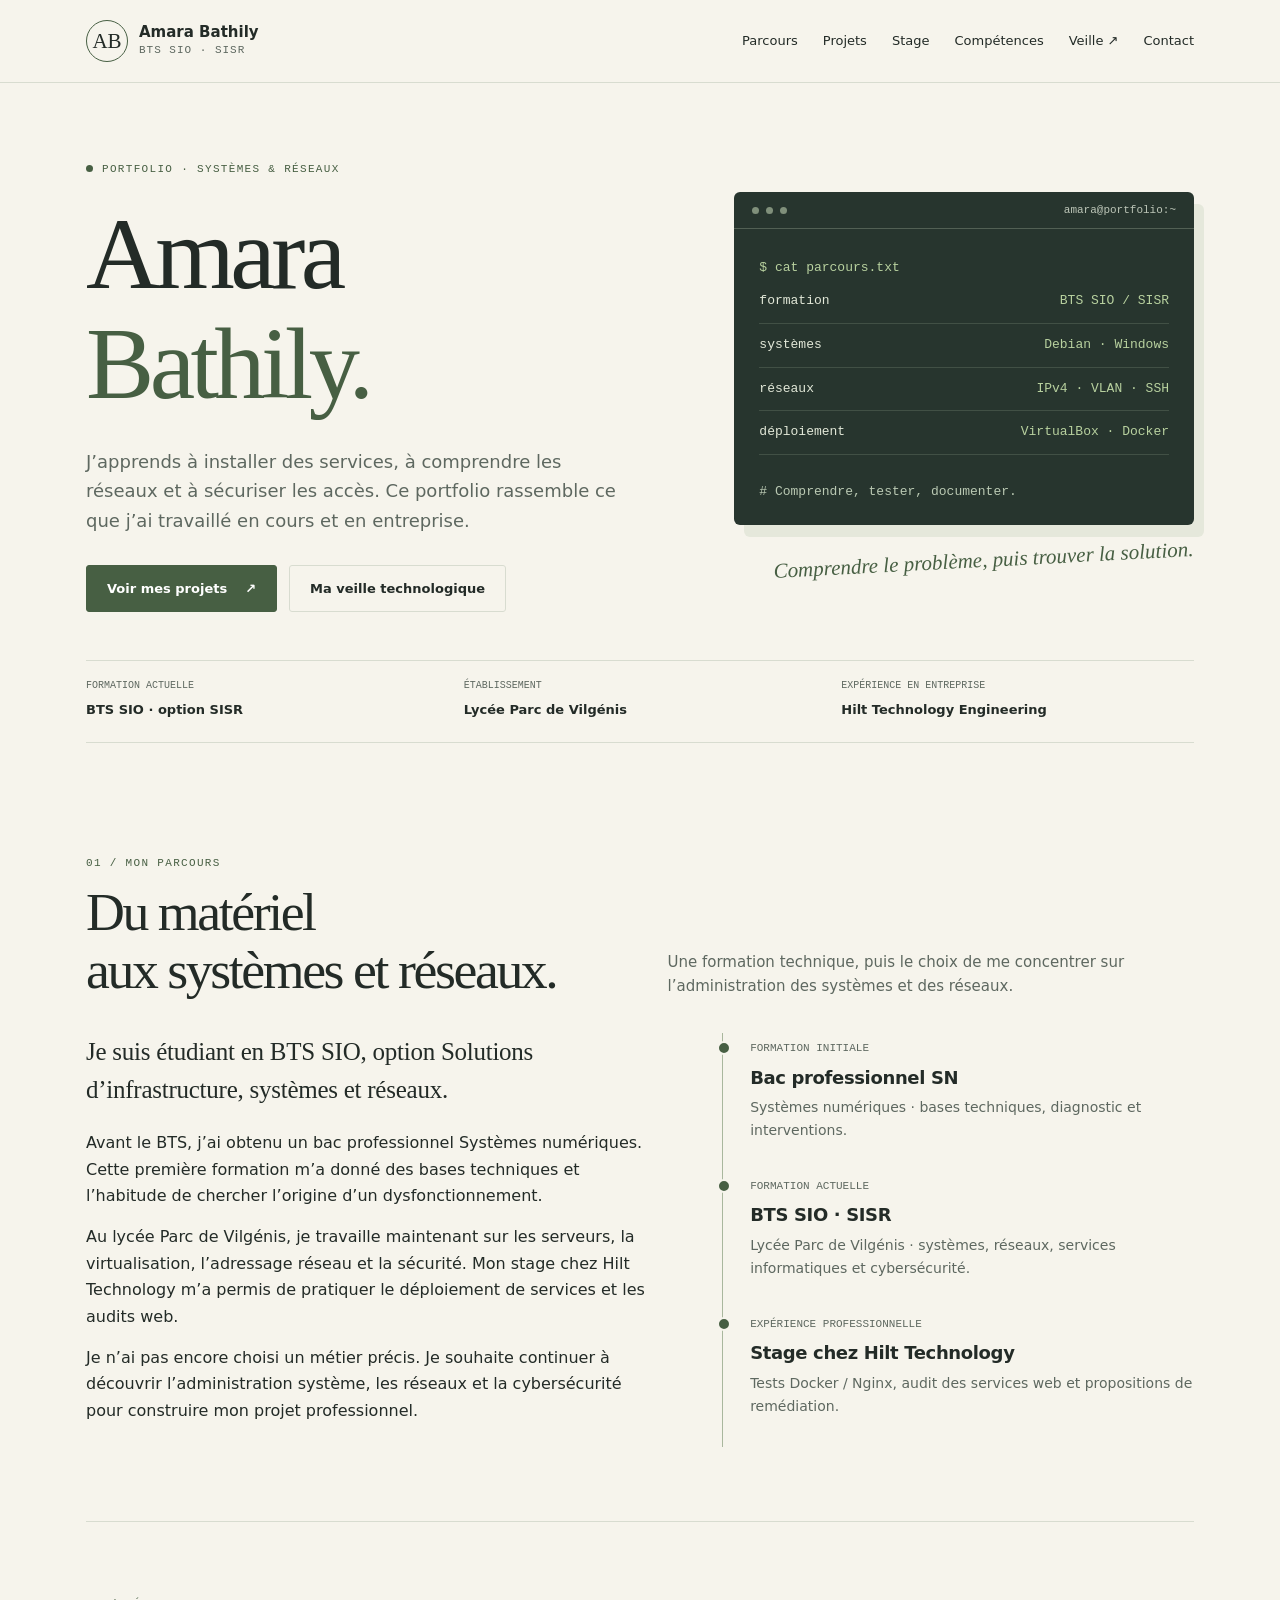
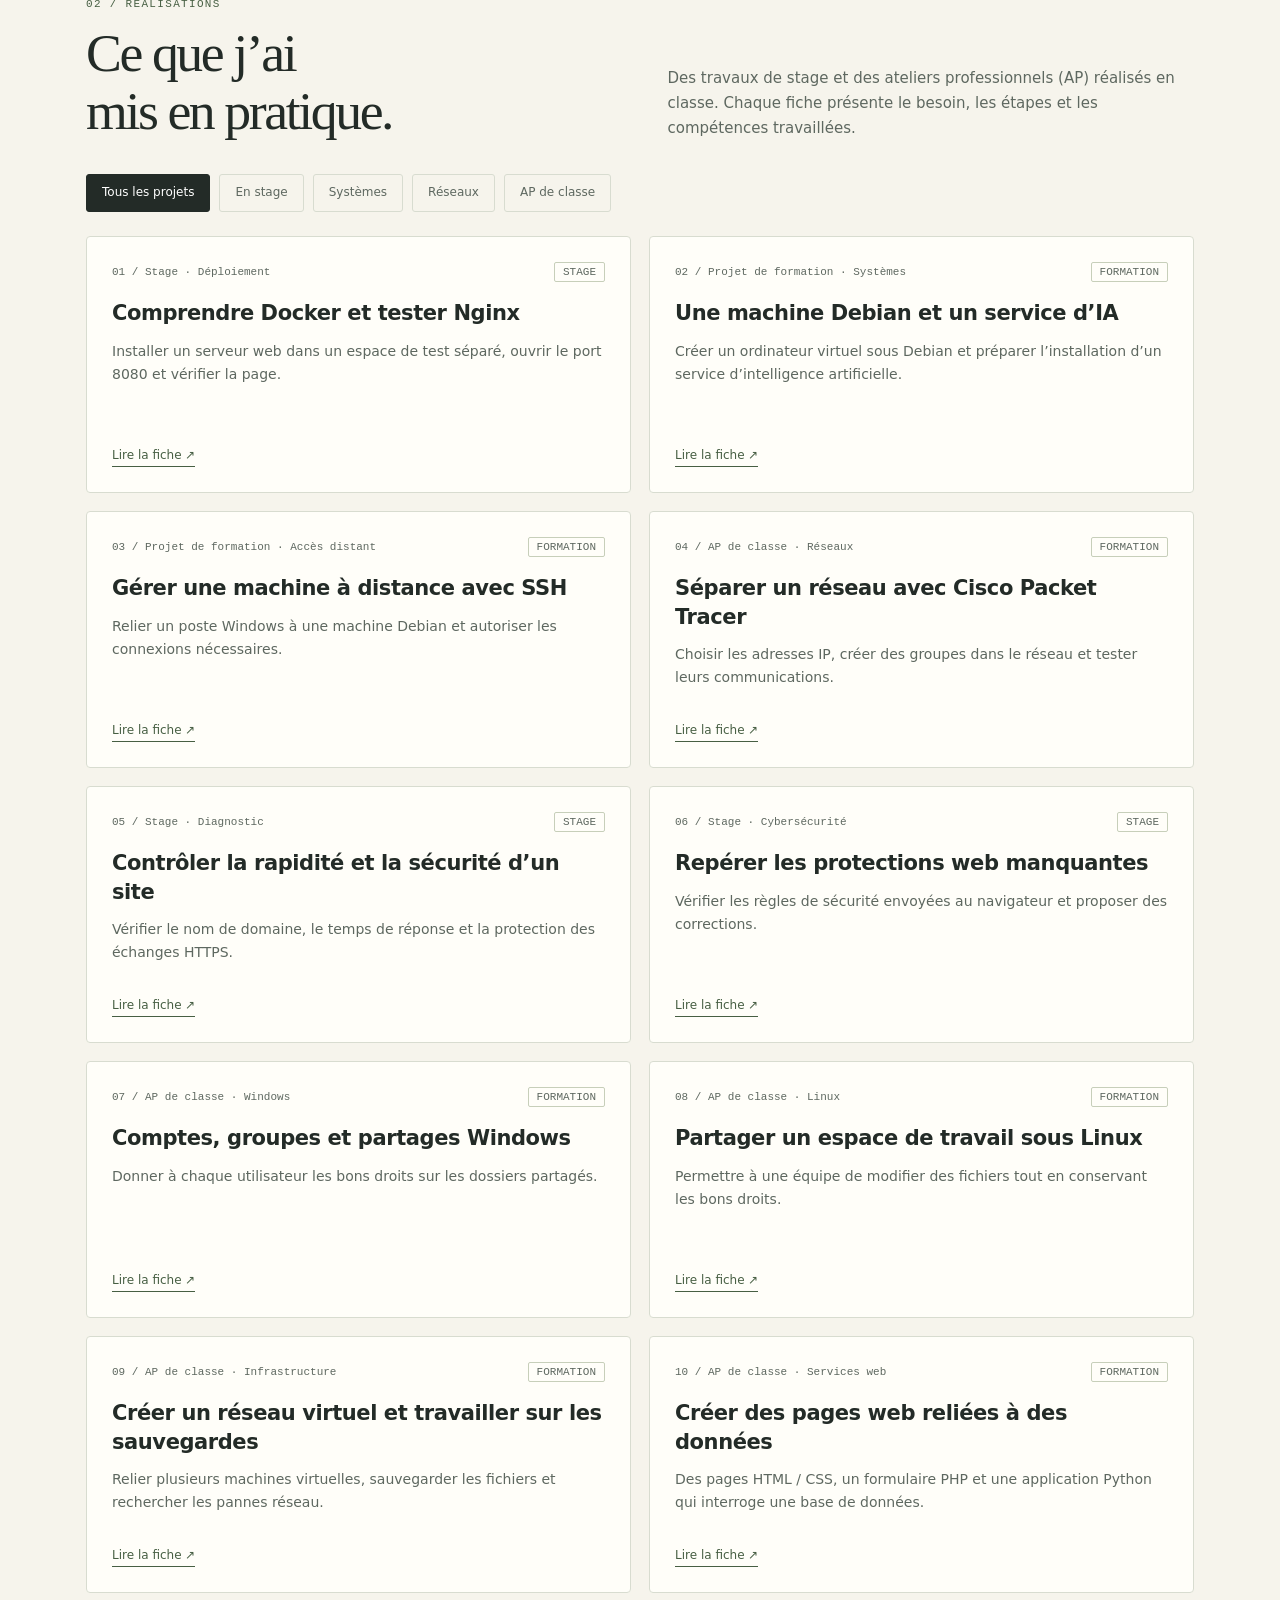
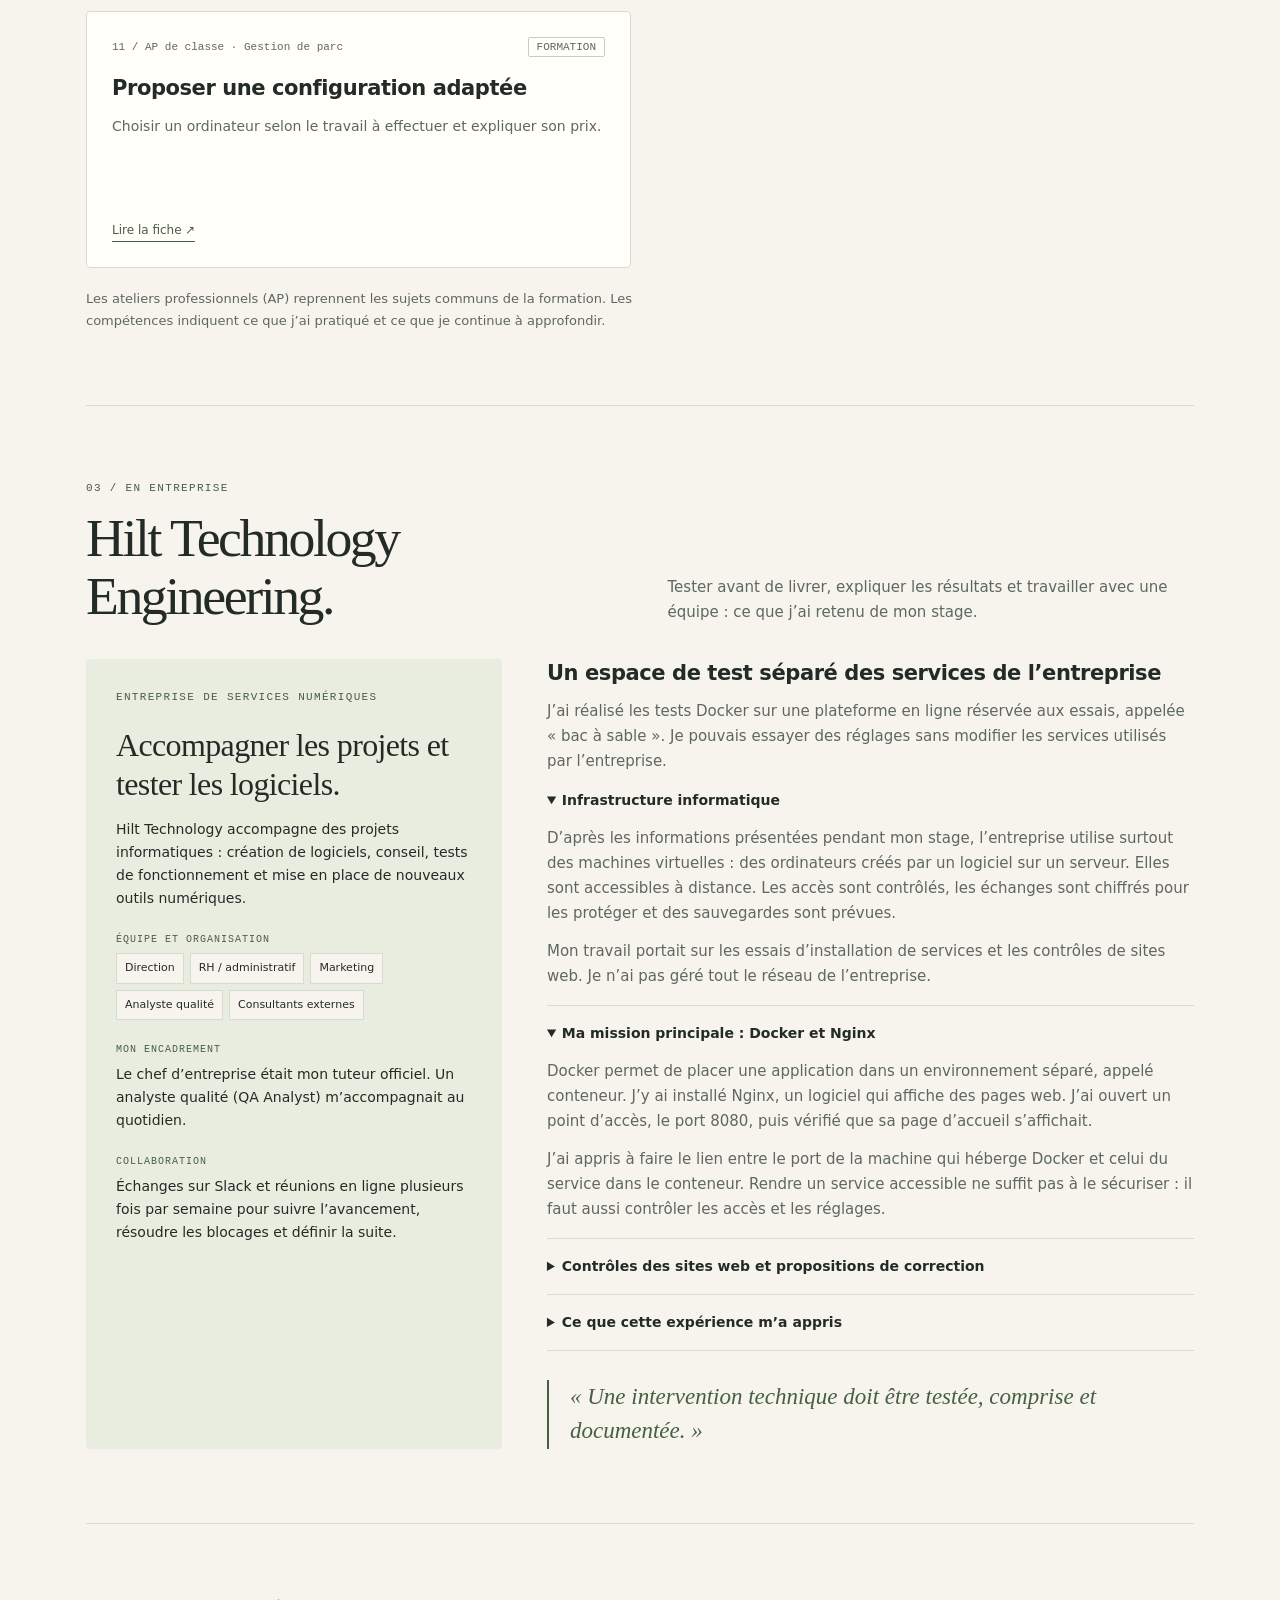
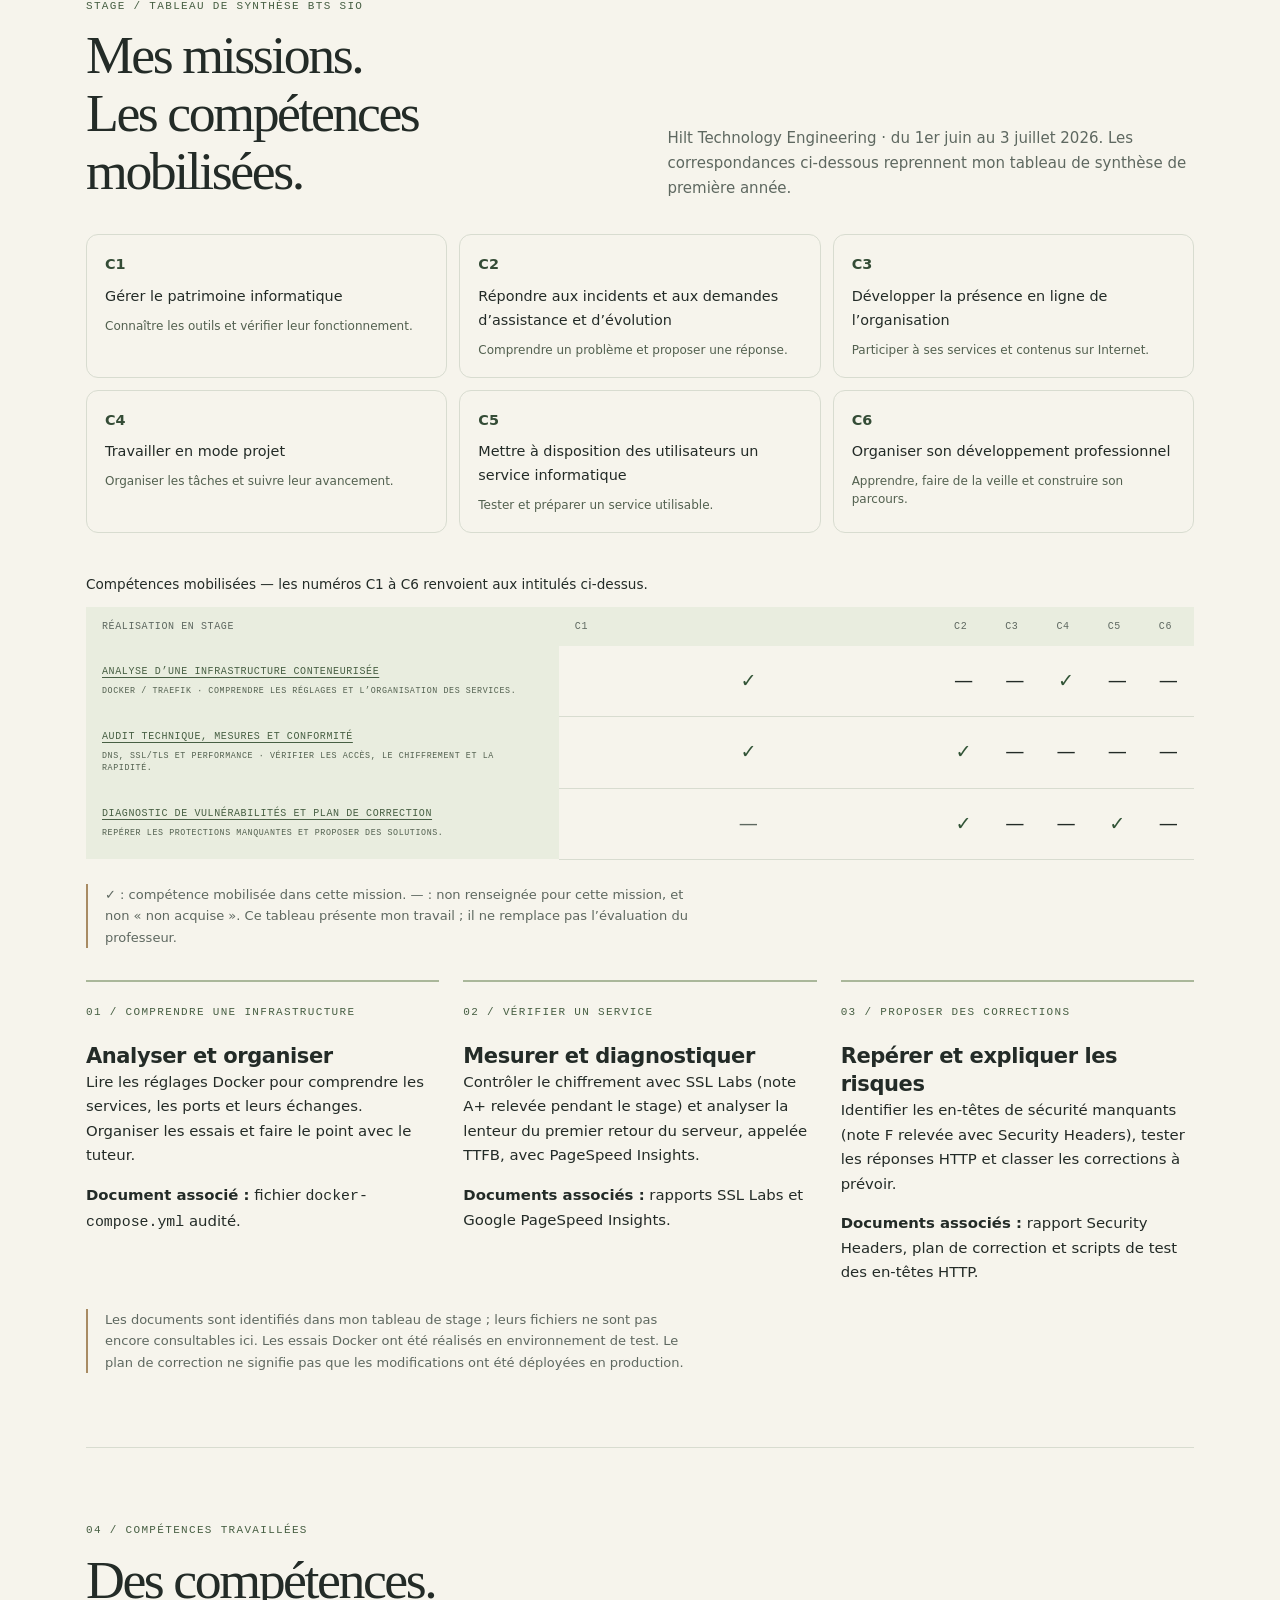
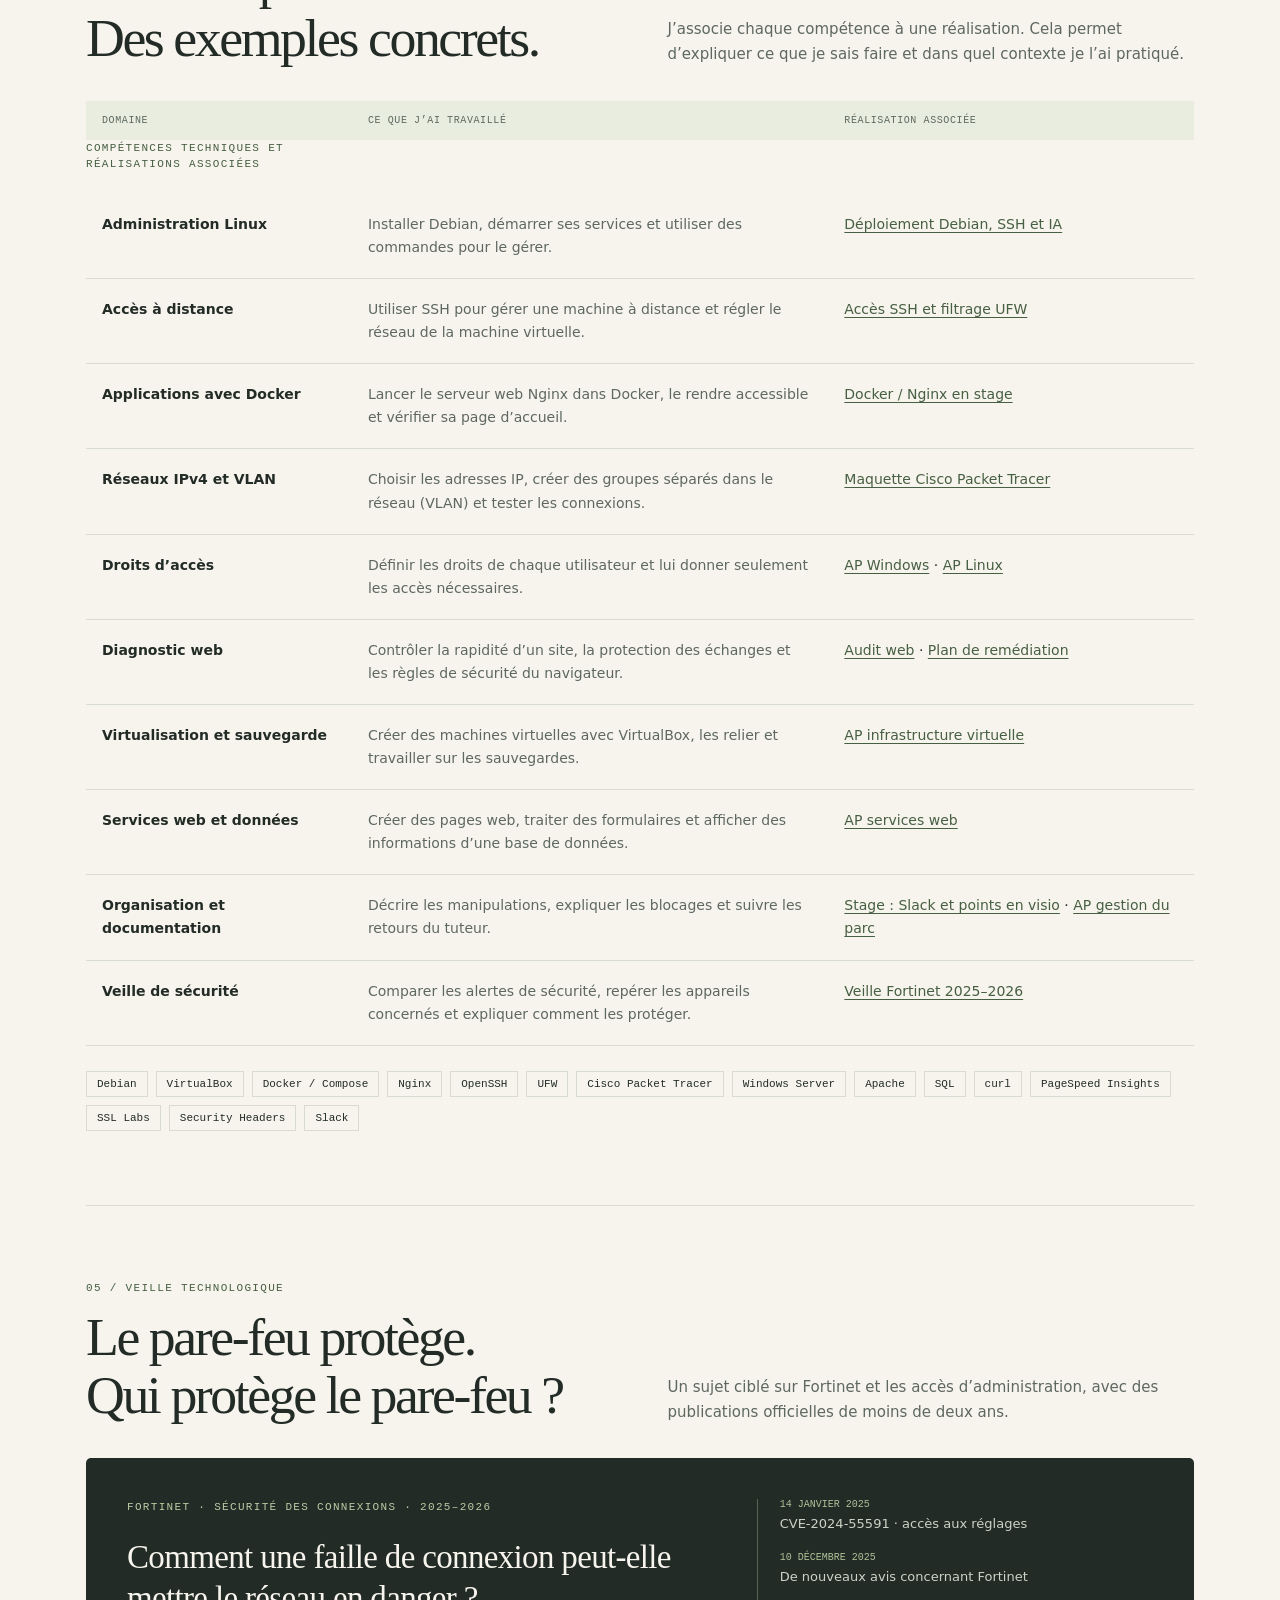
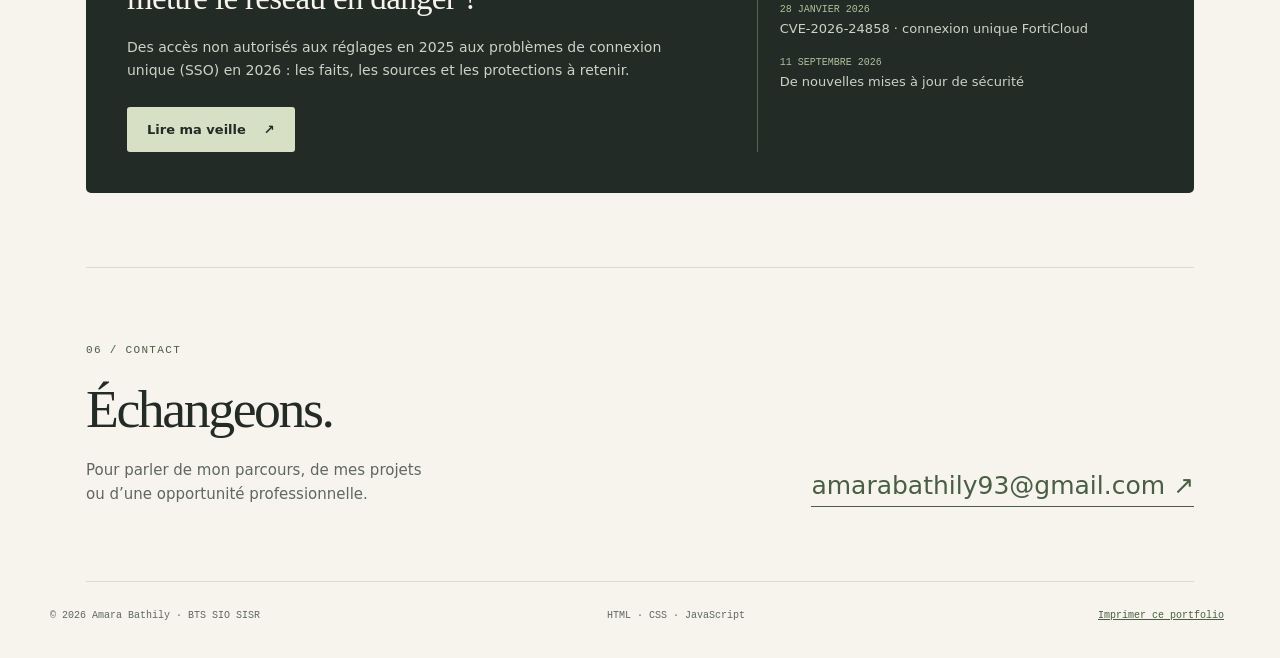
<file: index.html>
<!doctype html>
<html lang="fr">
<head><meta charset="utf-8"><meta name="viewport" content="width=device-width, initial-scale=1"><meta name="description" content="Portfolio d’Amara Bathily, étudiant en BTS SIO option SISR au lycée Parc de Vilgénis. Projets systèmes et réseaux, stage chez Hilt Technology et veille Fortinet."><title>Amara Bathily — Portfolio BTS SIO SISR</title><link rel="icon" href="assets/favicon.svg" type="image/svg+xml"><link rel="stylesheet" href="assets/style.css"><script src="assets/app.js" defer></script></head>
<body><a class="skip" href="#contenu">Aller au contenu</a>
<header class="header"><div class="wrap nav"><a class="brand" href="index.html" aria-label="Amara Bathily, accueil"><span class="monogram">AB</span><span>Amara Bathily<small>BTS SIO · SISR</small></span></a><button class="menu" type="button" aria-expanded="false" aria-controls="navigation">Menu +</button><nav class="links" id="navigation" aria-label="Navigation principale"><a href="#parcours">Parcours</a><a href="#projets">Projets</a><a href="#stage">Stage</a><a href="#competences">Compétences</a><a href="veille.html">Veille ↗</a><a href="#contact">Contact</a></nav></div></header>
<main id="contenu" class="wrap">
<section class="hero" aria-labelledby="titre"><div><span class="eyebrow">Portfolio · Systèmes & réseaux</span><h1 id="titre">Amara<span>Bathily.</span></h1><p class="intro">J’apprends à installer des services, à comprendre les réseaux et à sécuriser les accès. Ce portfolio rassemble ce que j’ai travaillé en cours et en entreprise.</p><div class="actions"><a class="btn" href="#projets">Voir mes projets <span aria-hidden="true">↗</span></a><a class="btn light" href="veille.html">Ma veille technologique</a></div></div><aside class="hero-aside" aria-label="Domaines de travail"><div class="terminal"><div class="term-bar"><i class="dot"></i><i class="dot"></i><i class="dot"></i><span>amara@portfolio:~</span></div><div class="term-body"><p class="cmd">$ cat parcours.txt</p><div class="term-row"><span>formation</span><b>BTS SIO / SISR</b></div><div class="term-row"><span>systèmes</span><b>Debian · Windows</b></div><div class="term-row"><span>réseaux</span><b>IPv4 · VLAN · SSH</b></div><div class="term-row"><span>déploiement</span><b>VirtualBox · Docker</b></div><p class="term-foot"># Comprendre, tester, documenter.</p></div></div><p class="handnote">Comprendre le problème, puis trouver la solution.</p></aside></section>
<div class="meta-strip"><div><span>FORMATION ACTUELLE</span><strong>BTS SIO · option SISR</strong></div><div><span>ÉTABLISSEMENT</span><strong>Lycée Parc de Vilgénis</strong></div><div><span>EXPÉRIENCE EN ENTREPRISE</span><strong>Hilt Technology Engineering</strong></div></div>
<section class="section" id="parcours"><div class="section-head"><div><span class="eyebrow">01 / Mon parcours</span><h2>Du matériel<br>aux systèmes et réseaux.</h2></div><p>Une formation technique, puis le choix de me concentrer sur l’administration des systèmes et des réseaux.</p></div><div class="about"><div><p class="lead">Je suis étudiant en BTS SIO, option Solutions d’infrastructure, systèmes et réseaux.</p><p>Avant le BTS, j’ai obtenu un bac professionnel Systèmes numériques. Cette première formation m’a donné des bases techniques et l’habitude de chercher l’origine d’un dysfonctionnement.</p><p>Au lycée Parc de Vilgénis, je travaille maintenant sur les serveurs, la virtualisation, l’adressage réseau et la sécurité. Mon stage chez Hilt Technology m’a permis de pratiquer le déploiement de services et les audits web.</p><p>Je n’ai pas encore choisi un métier précis. Je souhaite continuer à découvrir l’administration système, les réseaux et la cybersécurité pour construire mon projet professionnel.</p></div><div class="timeline"><article><span>FORMATION INITIALE</span><h3>Bac professionnel SN</h3><p>Systèmes numériques · bases techniques, diagnostic et interventions.</p></article><article><span>FORMATION ACTUELLE</span><h3>BTS SIO · SISR</h3><p>Lycée Parc de Vilgénis · systèmes, réseaux, services informatiques et cybersécurité.</p></article><article><span>EXPÉRIENCE PROFESSIONNELLE</span><h3>Stage chez Hilt Technology</h3><p>Tests Docker / Nginx, audit des services web et propositions de remédiation.</p></article></div></div></section>
<section class="section" id="projets"><div class="section-head"><div><span class="eyebrow">02 / Réalisations</span><h2>Ce que j’ai<br>mis en pratique.</h2></div><p>Des travaux de stage et des ateliers professionnels (AP) réalisés en classe. Chaque fiche présente le besoin, les étapes et les compétences travaillées.</p></div><div class="filters" aria-label="Filtrer les projets"><button class="filter" data-project-filter="all" aria-pressed="true">Tous les projets</button><button class="filter" data-project-filter="stage" aria-pressed="false">En stage</button><button class="filter" data-project-filter="systeme" aria-pressed="false">Systèmes</button><button class="filter" data-project-filter="reseau" aria-pressed="false">Réseaux</button><button class="filter" data-project-filter="ap" aria-pressed="false">AP de classe</button></div><div class="project-grid" id="project-grid"></div><p class="ap-note">Les ateliers professionnels (AP) reprennent les sujets communs de la formation. Les compétences indiquent ce que j’ai pratiqué et ce que je continue à approfondir.</p><noscript><p>Pour consulter les fiches interactives, activez JavaScript. Les compétences, le stage et la veille restent accessibles sur cette page.</p></noscript></section>
<section class="section" id="stage"><div class="section-head"><div><span class="eyebrow">03 / En entreprise</span><h2>Hilt Technology<br>Engineering.</h2></div><p>Tester avant de livrer, expliquer les résultats et travailler avec une équipe : ce que j’ai retenu de mon stage.</p></div><div class="stage-panel"><aside class="stage-info"><span class="eyebrow">Entreprise de services numériques</span><h3>Accompagner les projets et tester les logiciels.</h3><p>Hilt Technology accompagne des projets informatiques : création de logiciels, conseil, tests de fonctionnement et mise en place de nouveaux outils numériques.</p><span class="label">Équipe et organisation</span><div class="org"><span>Direction</span><span>RH / administratif</span><span>Marketing</span><span>Analyste qualité</span><span>Consultants externes</span></div><span class="label">Mon encadrement</span><p>Le chef d’entreprise était mon tuteur officiel. Un analyste qualité (QA Analyst) m’accompagnait au quotidien.</p><span class="label">Collaboration</span><p>Échanges sur Slack et réunions en ligne plusieurs fois par semaine pour suivre l’avancement, résoudre les blocages et définir la suite.</p></aside><div class="stage-story"><h3>Un espace de test séparé des services de l’entreprise</h3><p>J’ai réalisé les tests Docker sur une plateforme en ligne réservée aux essais, appelée « bac à sable ». Je pouvais essayer des réglages sans modifier les services utilisés par l’entreprise.</p><details open><summary>Infrastructure informatique</summary><p>D’après les informations présentées pendant mon stage, l’entreprise utilise surtout des machines virtuelles : des ordinateurs créés par un logiciel sur un serveur. Elles sont accessibles à distance. Les accès sont contrôlés, les échanges sont chiffrés pour les protéger et des sauvegardes sont prévues.</p><p>Mon travail portait sur les essais d’installation de services et les contrôles de sites web. Je n’ai pas géré tout le réseau de l’entreprise.</p></details><details open><summary>Ma mission principale : Docker et Nginx</summary><p>Docker permet de placer une application dans un environnement séparé, appelé conteneur. J’y ai installé Nginx, un logiciel qui affiche des pages web. J’ai ouvert un point d’accès, le port 8080, puis vérifié que sa page d’accueil s’affichait.</p><p>J’ai appris à faire le lien entre le port de la machine qui héberge Docker et celui du service dans le conteneur. Rendre un service accessible ne suffit pas à le sécuriser : il faut aussi contrôler les accès et les réglages.</p></details><details><summary>Contrôles des sites web et propositions de correction</summary><p>J’ai utilisé PageSpeed Insights pour mesurer la rapidité d’un site, SSL Labs pour vérifier la protection des échanges HTTPS, et Security Headers avec curl pour lire les règles de sécurité envoyées au navigateur. Une bonne note sur un point ne garantit pas la sécurité de tout le site.</p><p>J’ai étudié les problèmes détectés et proposé un plan de correction. Ces propositions ne sont pas présentées comme des changements déjà appliqués sur le site de l’entreprise.</p></details><details><summary>Ce que cette expérience m’a appris</summary><p>J’ai progressé dans l’analyse des résultats, la recherche de solutions et la communication. Lors d’un blocage, je devais expliquer clairement ce que j’avais testé pour que mon tuteur puisse m’aider.</p><p>Je remercie la direction, l’analyste qualité, l’équipe et les consultants pour leur accueil et leur accompagnement.</p></details><p class="quote">« Une intervention technique doit être testée, comprise et documentée. »</p></div></div></section>
<section class="section" id="competences" aria-labelledby="stage-skills-title">
<div class="section-head"><div><span class="eyebrow">Stage / Tableau de synthèse BTS SIO</span><h2 id="stage-skills-title">Mes missions.<br>Les compétences mobilisées.</h2></div><p>Hilt Technology Engineering · du 1er juin au 3 juillet 2026. Les correspondances ci-dessous reprennent mon tableau de synthèse de première année.</p></div>
<div class="skill-key"><p><b>C1</b> Gérer le patrimoine informatique <small>Connaître les outils et vérifier leur fonctionnement.</small></p><p><b>C2</b> Répondre aux incidents et aux demandes d’assistance et d’évolution <small>Comprendre un problème et proposer une réponse.</small></p><p><b>C3</b> Développer la présence en ligne de l’organisation <small>Participer à ses services et contenus sur Internet.</small></p><p><b>C4</b> Travailler en mode projet <small>Organiser les tâches et suivre leur avancement.</small></p><p><b>C5</b> Mettre à disposition des utilisateurs un service informatique <small>Tester et préparer un service utilisable.</small></p><p><b>C6</b> Organiser son développement professionnel <small>Apprendre, faire de la veille et construire son parcours.</small></p></div>
<div class="table-wrap" tabindex="0" role="region" aria-label="Tableau des compétences de stage, défilement horizontal possible"><table class="matrix stage-matrix"><caption>Compétences mobilisées — les numéros C1 à C6 renvoient aux intitulés ci-dessus.</caption><thead><tr><th scope="col">Réalisation en stage</th><th scope="col">C1</th><th scope="col">C2</th><th scope="col">C3</th><th scope="col">C4</th><th scope="col">C5</th><th scope="col">C6</th></tr></thead><tbody>
<tr><th scope="row"><a href="#projets" data-open-project="docker">Analyse d’une infrastructure conteneurisée</a><small>Docker / Traefik · comprendre les réglages et l’organisation des services.</small></th><td><span aria-label="Mobilisée">✓</span></td><td>—</td><td>—</td><td><span aria-label="Mobilisée">✓</span></td><td>—</td><td>—</td></tr>
<tr><th scope="row"><a href="#projets" data-open-project="audit">Audit technique, mesures et conformité</a><small>DNS, SSL/TLS et performance · vérifier les accès, le chiffrement et la rapidité.</small></th><td><span aria-label="Mobilisée">✓</span></td><td><span aria-label="Mobilisée">✓</span></td><td>—</td><td>—</td><td>—</td><td>—</td></tr>
<tr><th scope="row"><a href="#projets" data-open-project="remediation">Diagnostic de vulnérabilités et plan de correction</a><small>Repérer les protections manquantes et proposer des solutions.</small></th><td>—</td><td><span aria-label="Mobilisée">✓</span></td><td>—</td><td>—</td><td><span aria-label="Mobilisée">✓</span></td><td>—</td></tr>
</tbody></table></div>
<p class="note">✓ : compétence mobilisée dans cette mission. — : non renseignée pour cette mission, et non « non acquise ». Ce tableau présente mon travail ; il ne remplace pas l’évaluation du professeur.</p>
<div class="stage-evidence"><article><span class="eyebrow">01 / Comprendre une infrastructure</span><h3>Analyser et organiser</h3><p>Lire les réglages Docker pour comprendre les services, les ports et leurs échanges. Organiser les essais et faire le point avec le tuteur.</p><p><b>Document associé :</b> fichier <code>docker-compose.yml</code> audité.</p></article><article><span class="eyebrow">02 / Vérifier un service</span><h3>Mesurer et diagnostiquer</h3><p>Contrôler le chiffrement avec SSL Labs (note A+ relevée pendant le stage) et analyser la lenteur du premier retour du serveur, appelée TTFB, avec PageSpeed Insights.</p><p><b>Documents associés :</b> rapports SSL Labs et Google PageSpeed Insights.</p></article><article><span class="eyebrow">03 / Proposer des corrections</span><h3>Repérer et expliquer les risques</h3><p>Identifier les en-têtes de sécurité manquants (note F relevée avec Security Headers), tester les réponses HTTP et classer les corrections à prévoir.</p><p><b>Documents associés :</b> rapport Security Headers, plan de correction et scripts de test des en-têtes HTTP.</p></article></div>
<p class="note">Les documents sont identifiés dans mon tableau de stage ; leurs fichiers ne sont pas encore consultables ici. Les essais Docker ont été réalisés en environnement de test. Le plan de correction ne signifie pas que les modifications ont été déployées en production.</p>
</section>
<section class="section" id="competences-tech"><div class="section-head"><div><span class="eyebrow">04 / Compétences travaillées</span><h2>Des compétences.<br>Des exemples concrets.</h2></div><p>J’associe chaque compétence à une réalisation. Cela permet d’expliquer ce que je sais faire et dans quel contexte je l’ai pratiqué.</p></div><div class="table-wrap"><table class="matrix"><caption class="eyebrow" style="text-align:left">Compétences techniques et réalisations associées</caption><thead><tr><th scope="col">Domaine</th><th scope="col">Ce que j’ai travaillé</th><th scope="col">Réalisation associée</th></tr></thead><tbody><tr><td>Administration Linux</td><td>Installer Debian, démarrer ses services et utiliser des commandes pour le gérer.</td><td><a href="#projets" data-open-project="debian">Déploiement Debian, SSH et IA</a></td></tr><tr><td>Accès à distance</td><td>Utiliser SSH pour gérer une machine à distance et régler le réseau de la machine virtuelle.</td><td><a href="#projets" data-open-project="ssh">Accès SSH et filtrage UFW</a></td></tr><tr><td>Applications avec Docker</td><td>Lancer le serveur web Nginx dans Docker, le rendre accessible et vérifier sa page d’accueil.</td><td><a href="#projets" data-open-project="docker">Docker / Nginx en stage</a></td></tr><tr><td>Réseaux IPv4 et VLAN</td><td>Choisir les adresses IP, créer des groupes séparés dans le réseau (VLAN) et tester les connexions.</td><td><a href="#projets" data-open-project="cisco">Maquette Cisco Packet Tracer</a></td></tr><tr><td>Droits d’accès</td><td>Définir les droits de chaque utilisateur et lui donner seulement les accès nécessaires.</td><td><a href="#projets" data-open-project="windows">AP Windows</a> · <a href="#projets" data-open-project="linux">AP Linux</a></td></tr><tr><td>Diagnostic web</td><td>Contrôler la rapidité d’un site, la protection des échanges et les règles de sécurité du navigateur.</td><td><a href="#projets" data-open-project="audit">Audit web</a> · <a href="#projets" data-open-project="remediation">Plan de remédiation</a></td></tr><tr><td>Virtualisation et sauvegarde</td><td>Créer des machines virtuelles avec VirtualBox, les relier et travailler sur les sauvegardes.</td><td><a href="#projets" data-open-project="infra">AP infrastructure virtuelle</a></td></tr><tr><td>Services web et données</td><td>Créer des pages web, traiter des formulaires et afficher des informations d’une base de données.</td><td><a href="#projets" data-open-project="web">AP services web</a></td></tr><tr><td>Organisation et documentation</td><td>Décrire les manipulations, expliquer les blocages et suivre les retours du tuteur.</td><td><a href="#stage">Stage : Slack et points en visio</a> · <a href="#projets" data-open-project="parc">AP gestion du parc</a></td></tr><tr><td>Veille de sécurité</td><td>Comparer les alertes de sécurité, repérer les appareils concernés et expliquer comment les protéger.</td><td><a href="veille.html">Veille Fortinet 2025–2026</a></td></tr></tbody></table></div><div class="tools" aria-label="Outils utilisés"><span>Debian</span><span>VirtualBox</span><span>Docker / Compose</span><span>Nginx</span><span>OpenSSH</span><span>UFW</span><span>Cisco Packet Tracer</span><span>Windows Server</span><span>Apache</span><span>SQL</span><span>curl</span><span>PageSpeed Insights</span><span>SSL Labs</span><span>Security Headers</span><span>Slack</span></div></section>
<section class="section" id="veille"><div class="section-head"><div><span class="eyebrow">05 / Veille technologique</span><h2>Le pare-feu protège.<br>Qui protège le pare-feu ?</h2></div><p>Un sujet ciblé sur Fortinet et les accès d’administration, avec des publications officielles de moins de deux ans.</p></div><div class="watch-banner"><div><span class="eyebrow">Fortinet · Sécurité des connexions · 2025–2026</span><h3>Comment une faille de connexion peut-elle mettre le réseau en danger ?</h3><p>Des accès non autorisés aux réglages en 2025 aux problèmes de connexion unique (SSO) en 2026 : les faits, les sources et les protections à retenir.</p><a class="btn" href="veille.html" style="margin-top:24px">Lire ma veille <span aria-hidden="true">↗</span></a></div><div class="mini-events"><p><time datetime="2025-01-14">14 JANVIER 2025</time>CVE-2024-55591 · accès aux réglages</p><p><time datetime="2025-12-10">10 DÉCEMBRE 2025</time>De nouveaux avis concernant Fortinet</p><p><time datetime="2026-01-28">28 JANVIER 2026</time>CVE-2026-24858 · connexion unique FortiCloud</p><p><time datetime="2026-09-11">11 SEPTEMBRE 2026</time>De nouvelles mises à jour de sécurité</p></div></div></section>
<section class="section" id="contact"><div class="contact"><div><span class="eyebrow">06 / Contact</span><h2>Échangeons.</h2><p>Pour parler de mon parcours, de mes projets<br>ou d’une opportunité professionnelle.</p></div><a class="email" href="mailto:amarabathily93@gmail.com">amarabathily93@gmail.com ↗</a></div></section>
</main><footer class="wrap footer"><span>© 2026 Amara Bathily · BTS SIO SISR</span><span>HTML · CSS · JavaScript</span><button class="print" type="button">Imprimer ce portfolio</button></footer>
<dialog class="dialog" id="project-dialog" aria-labelledby="dialog-title"><button class="close" type="button" aria-label="Fermer la fiche">×</button><span class="eyebrow" id="dialog-label"></span><h2 id="dialog-title"></h2><div id="dialog-content"></div></dialog></body></html>
</file>
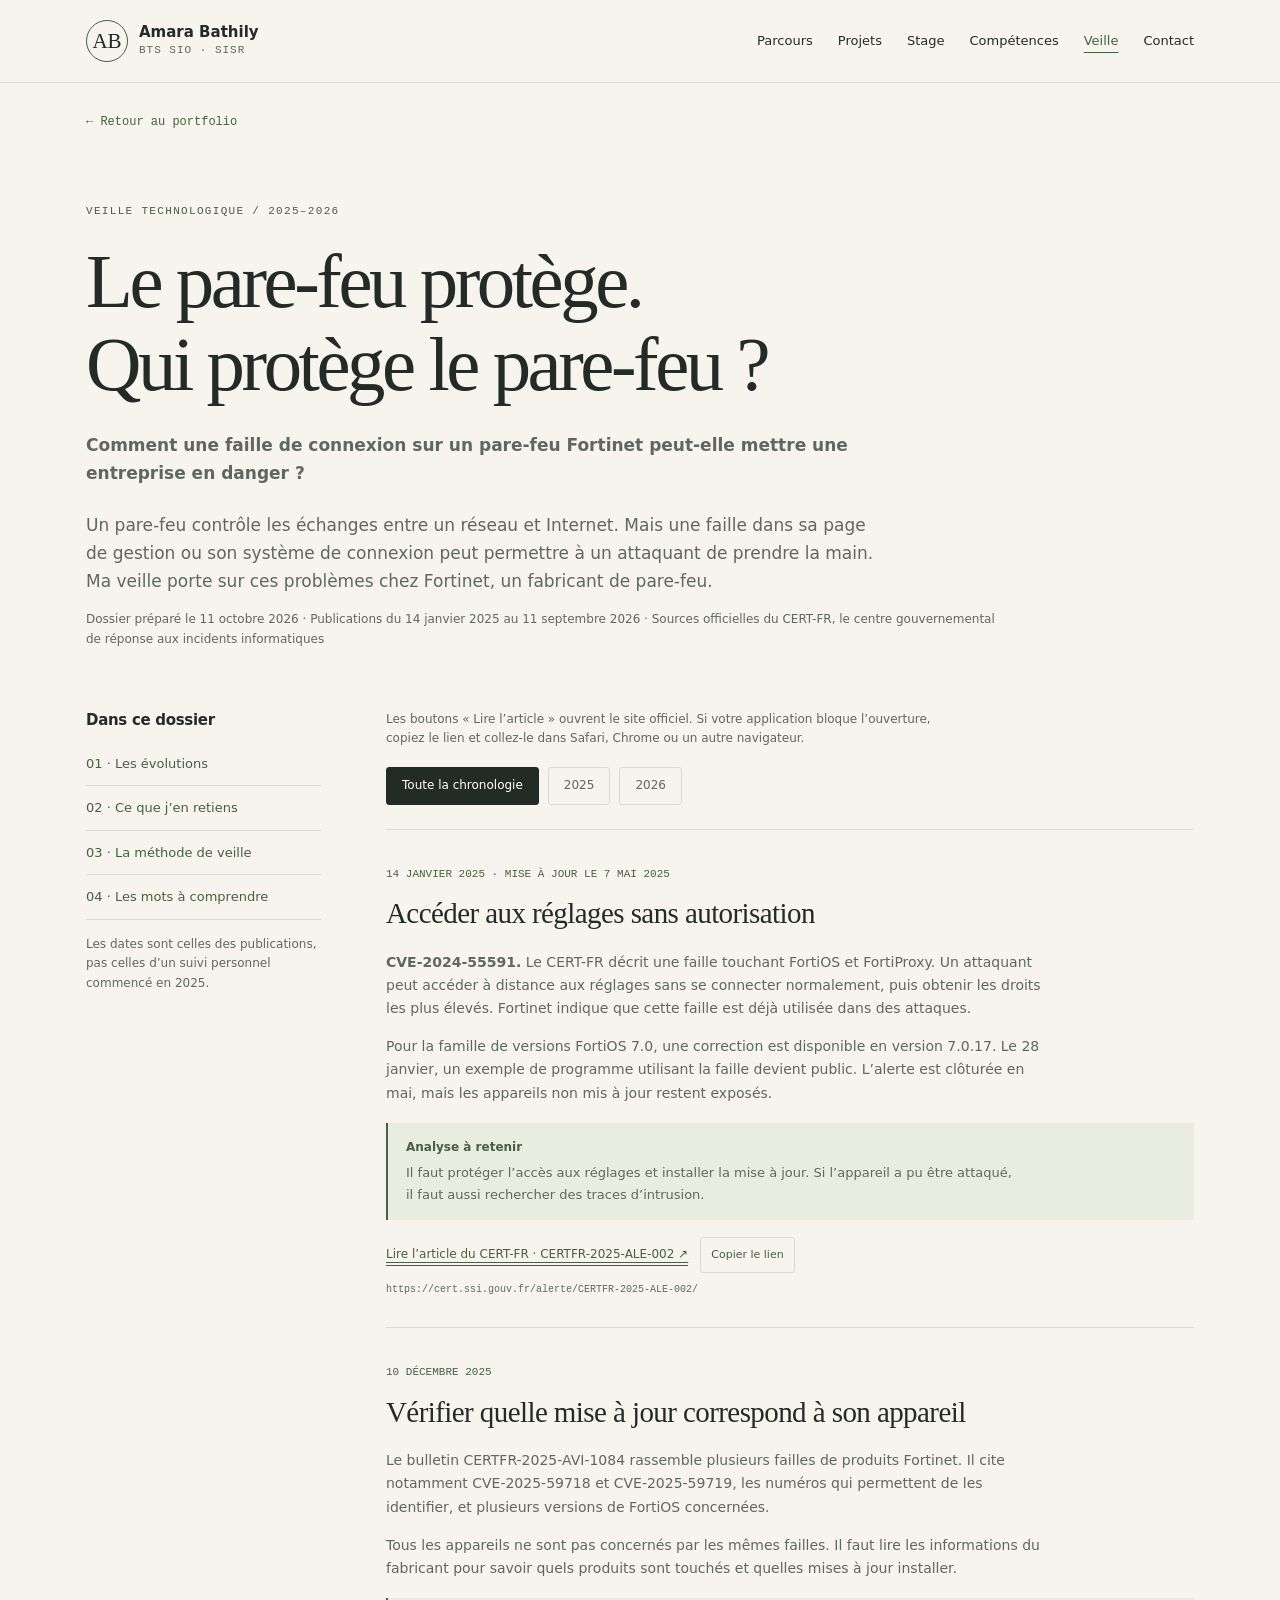
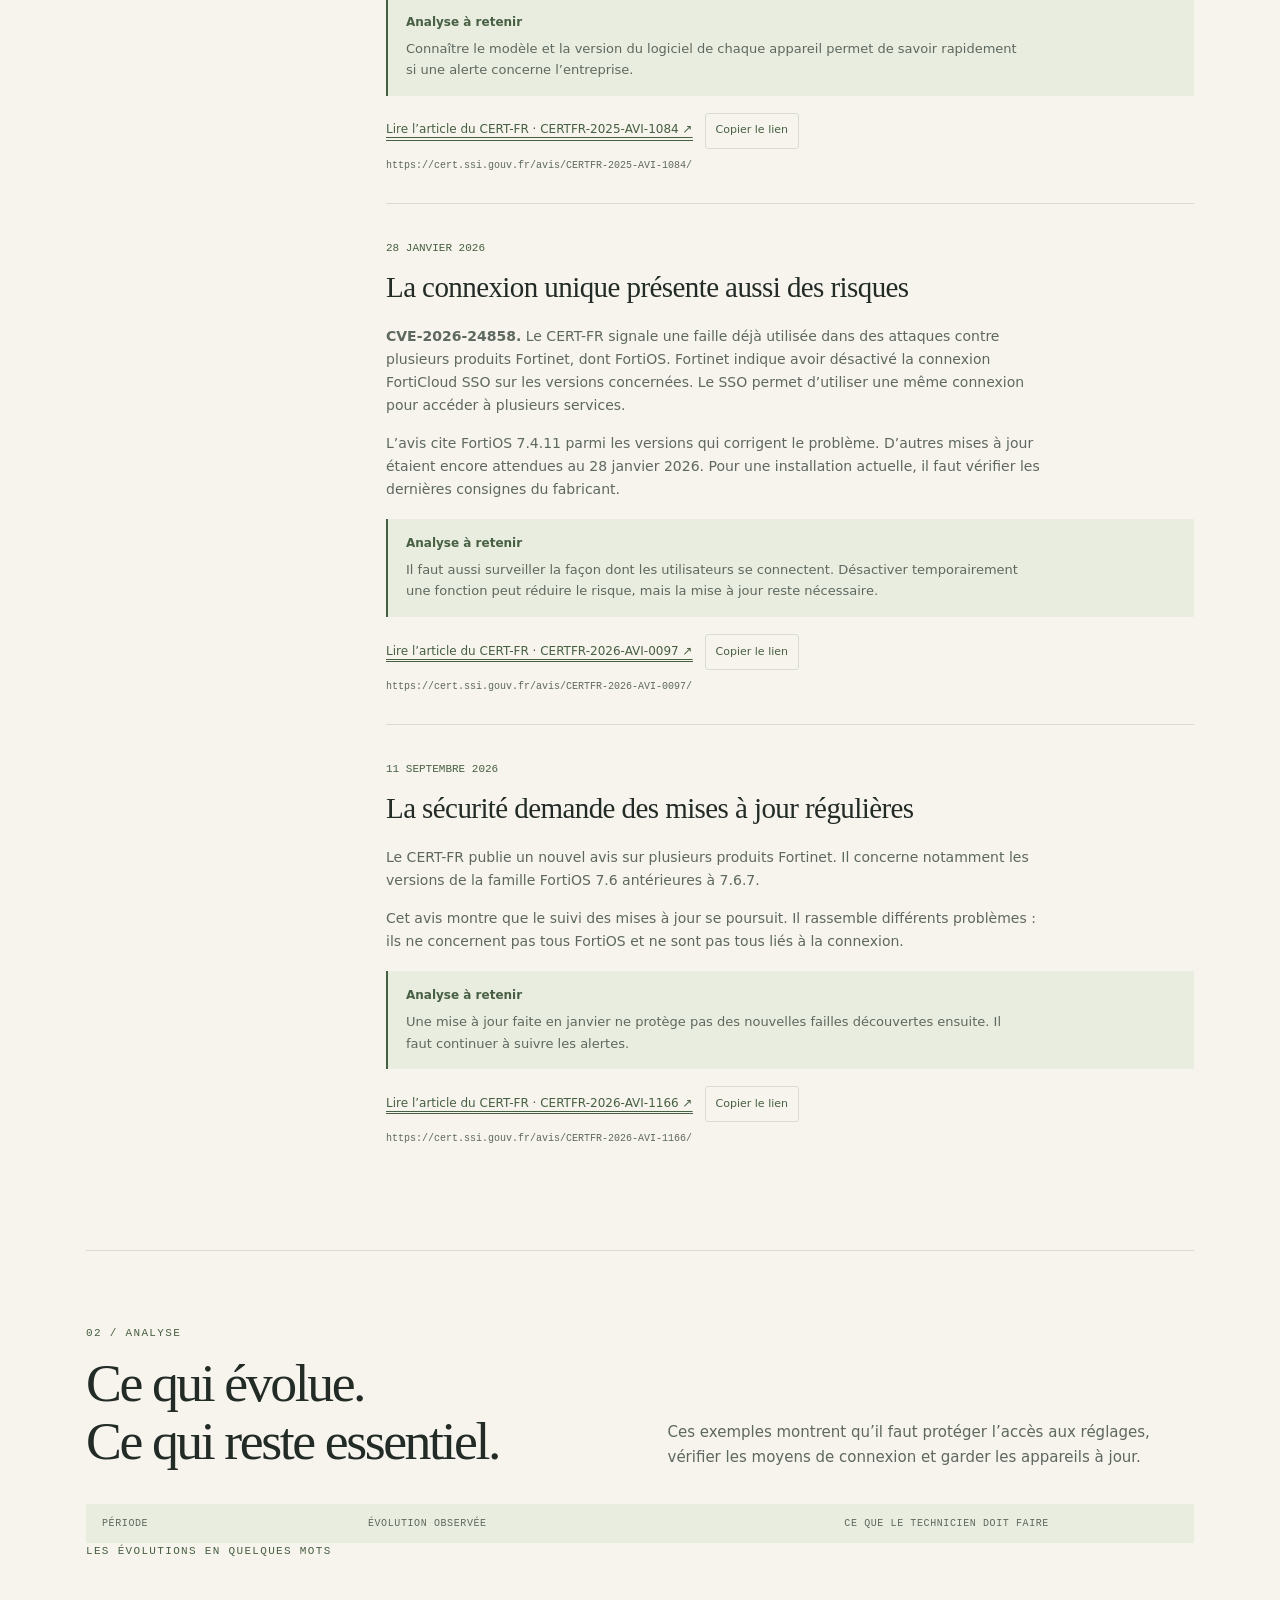
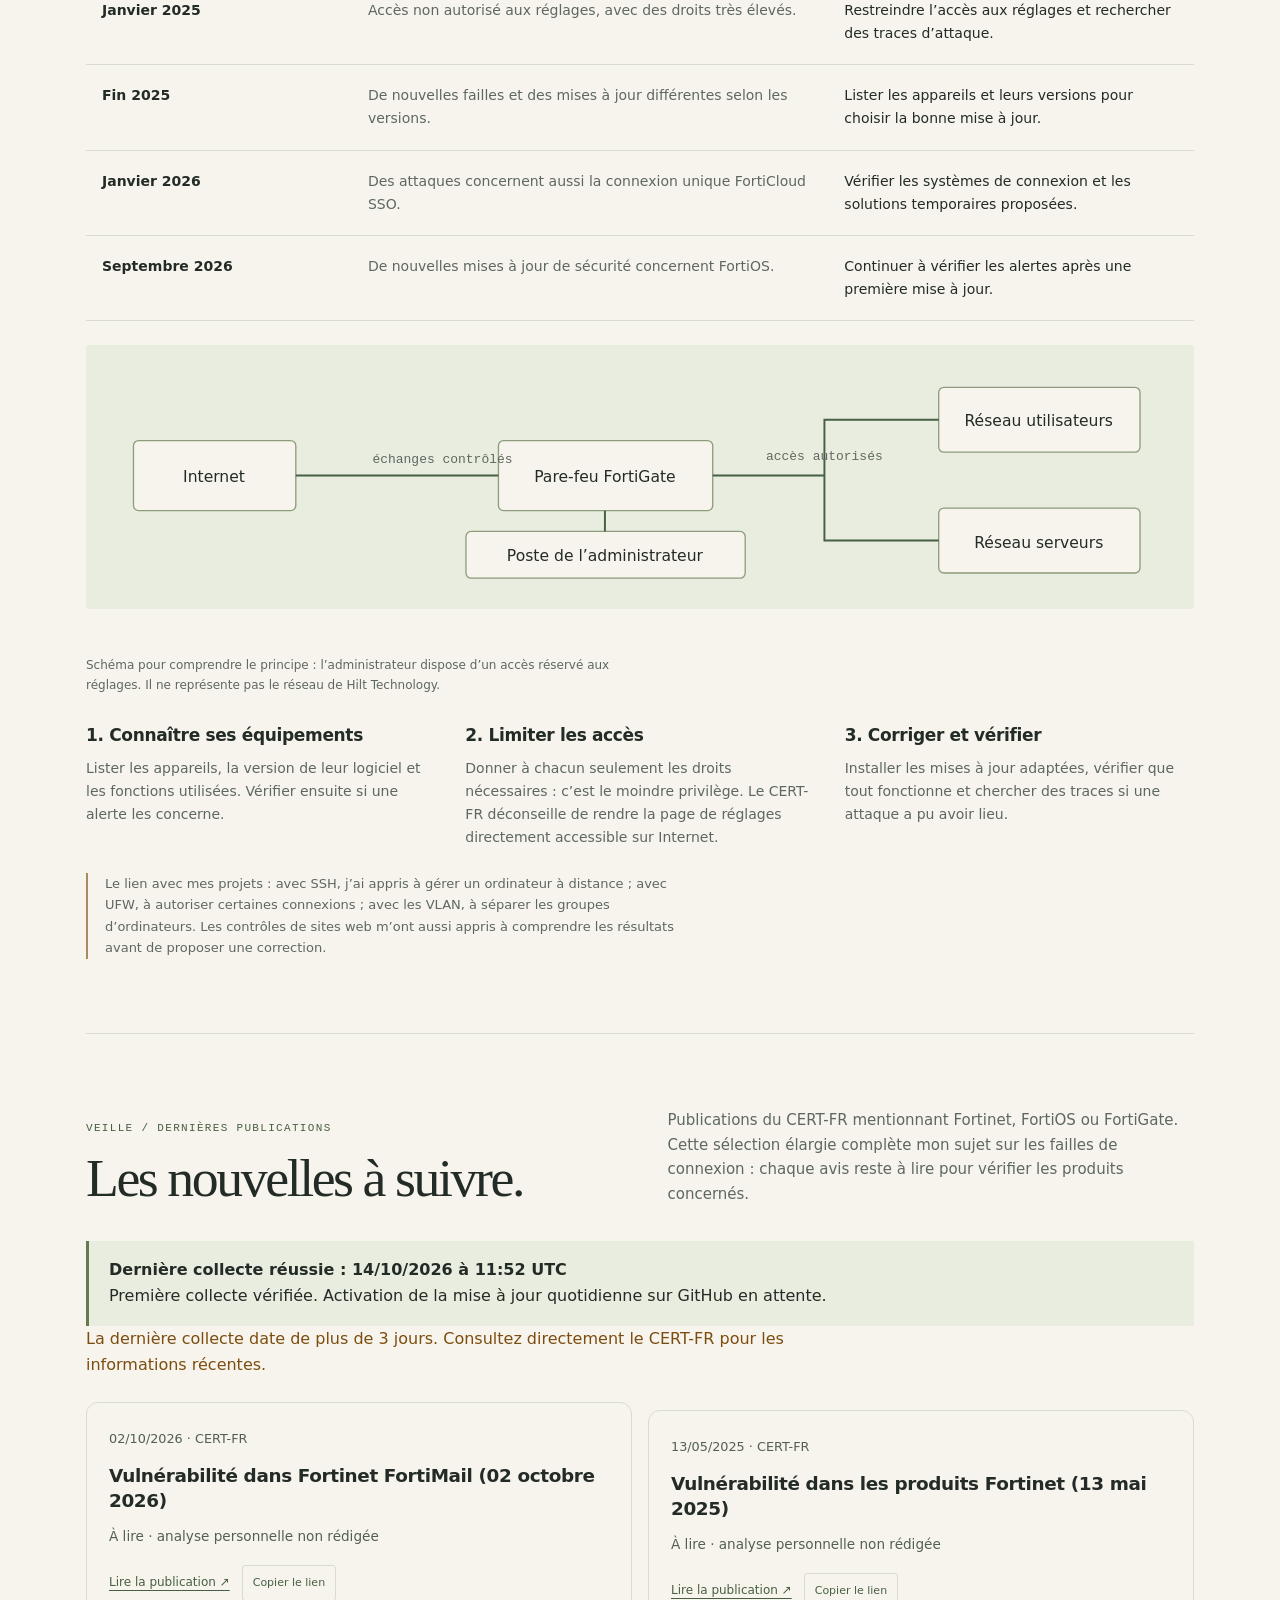
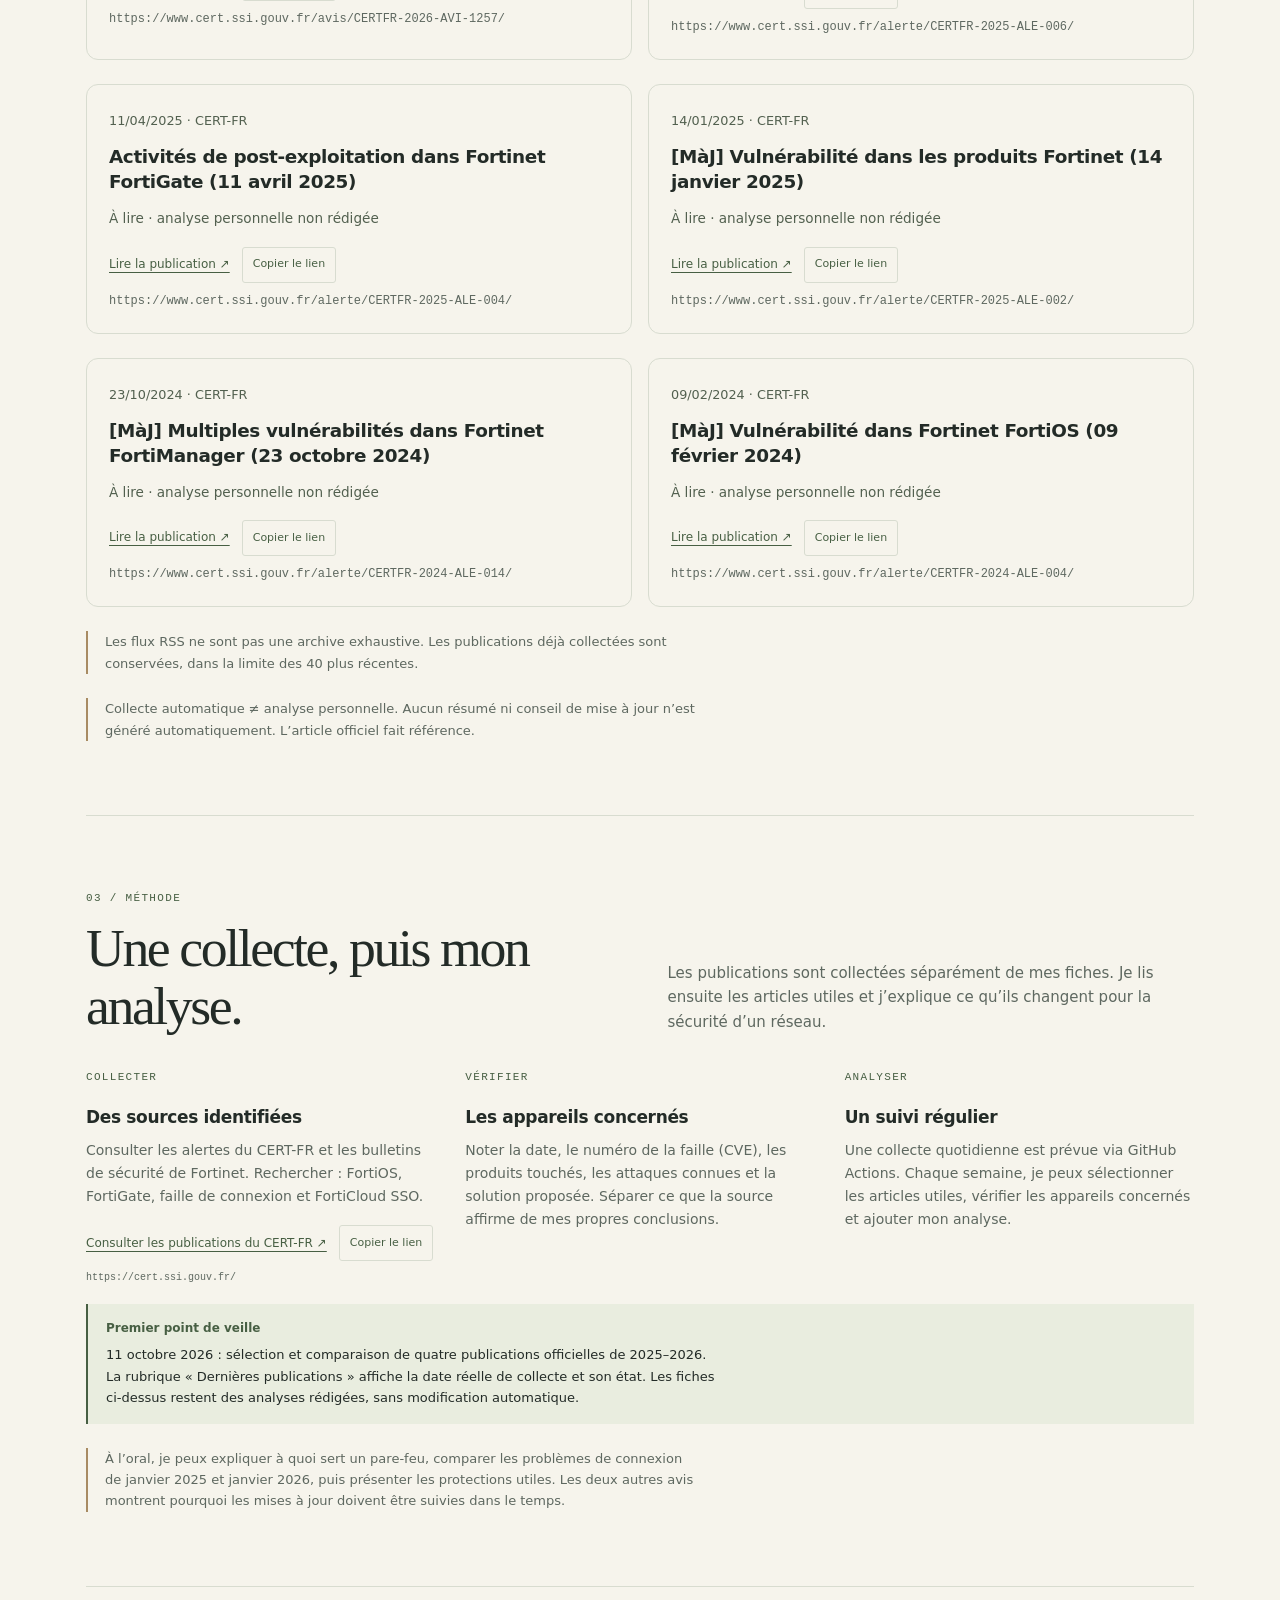
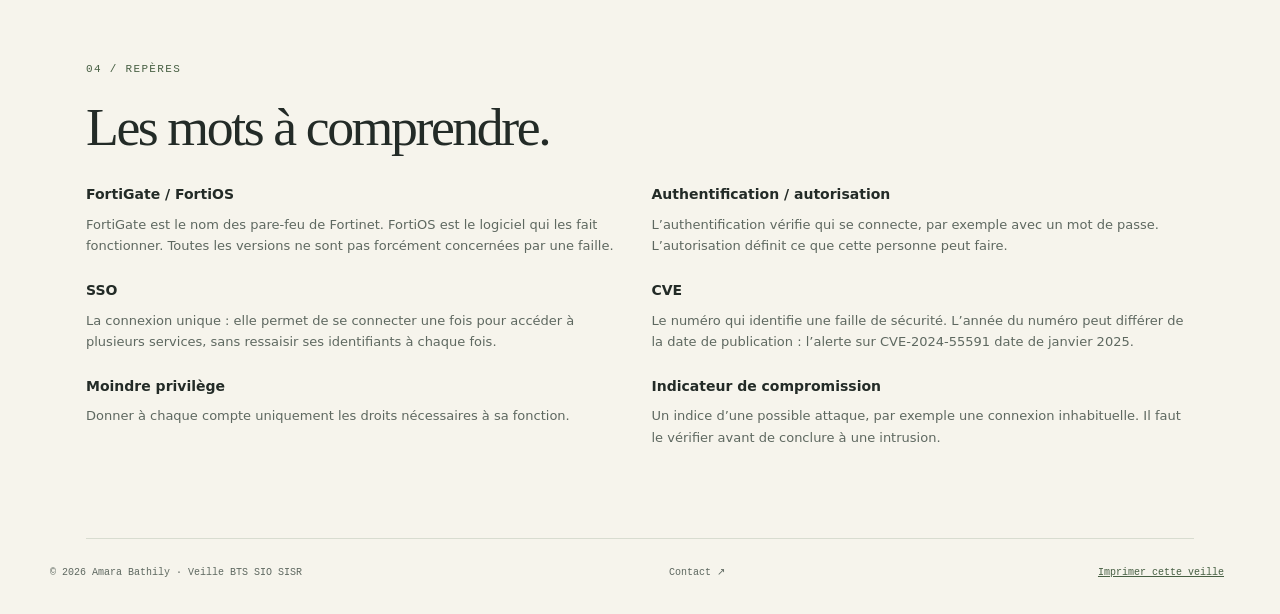
<file: veille.html>
<!doctype html><html lang="fr"><head><meta charset="utf-8"><meta name="viewport" content="width=device-width, initial-scale=1"><meta name="description" content="Veille BTS SIO SISR : failles de sécurité Fortinet en 2025–2026, sources CERT-FR et explications pour comprendre les risques et les protections."><title>Veille Fortinet 2025–2026 — Amara Bathily</title><link rel="icon" href="assets/favicon.svg" type="image/svg+xml"><link rel="stylesheet" href="assets/style.css"><script src="assets/app.js" defer></script></head><body><a class="skip" href="#contenu">Aller au contenu</a><header class="header"><div class="wrap nav"><a class="brand" href="index.html"><span class="monogram">AB</span><span>Amara Bathily<small>BTS SIO · SISR</small></span></a><button class="menu" type="button" aria-expanded="false" aria-controls="navigation">Menu +</button><nav class="links" id="navigation" aria-label="Navigation principale"><a href="index.html#parcours">Parcours</a><a href="index.html#projets">Projets</a><a href="index.html#stage">Stage</a><a href="index.html#competences">Compétences</a><a href="veille.html" aria-current="page">Veille</a><a href="index.html#contact">Contact</a></nav></div></header><main class="wrap" id="contenu"><a class="back" href="index.html">← Retour au portfolio</a><section class="watch-hero"><span class="eyebrow">Veille technologique / 2025–2026</span><h1>Le pare-feu protège.<br>Qui protège le pare-feu ?</h1><p><strong>Comment une faille de connexion sur un pare-feu Fortinet peut-elle mettre une entreprise en danger ?</strong></p><p>Un pare-feu contrôle les échanges entre un réseau et Internet. Mais une faille dans sa page de gestion ou son système de connexion peut permettre à un attaquant de prendre la main. Ma veille porte sur ces problèmes chez Fortinet, un fabricant de pare-feu.</p><div class="reading">Dossier préparé le 11 octobre 2026 · Publications du 14 janvier 2025 au 11 septembre 2026 · Sources officielles du CERT-FR, le centre gouvernemental de réponse aux incidents informatiques</div></section>
<section class="section" style="padding-top:20px" id="chronologie"><div class="watch-layout"><aside class="watch-side"><h3>Dans ce dossier</h3><a href="#chronologie">01 · Les évolutions</a><a href="#synthese">02 · Ce que j’en retiens</a><a href="#methode">03 · La méthode de veille</a><a href="#reperes">04 · Les mots à comprendre</a><p style="margin-top:15px">Les dates sont celles des publications, pas celles d’un suivi personnel commencé en 2025.</p></aside><div><p class="link-help">Les boutons « Lire l’article » ouvrent le site officiel. Si votre application bloque l’ouverture, copiez le lien et collez-le dans Safari, Chrome ou un autre navigateur.</p><div class="filters" aria-label="Filtrer la chronologie"><button class="filter" data-watch-filter="all" aria-pressed="true">Toute la chronologie</button><button class="filter" data-watch-filter="2025" aria-pressed="false">2025</button><button class="filter" data-watch-filter="2026" aria-pressed="false">2026</button></div>
<article class="watch-entry" data-year="2025"><time datetime="2025-01-14">14 JANVIER 2025 · MISE À JOUR LE 7 MAI 2025</time><h3>Accéder aux réglages sans autorisation</h3><p><strong>CVE-2024-55591.</strong> Le CERT-FR décrit une faille touchant FortiOS et FortiProxy. Un attaquant peut accéder à distance aux réglages sans se connecter normalement, puis obtenir les droits les plus élevés. Fortinet indique que cette faille est déjà utilisée dans des attaques.</p><p>Pour la famille de versions FortiOS 7.0, une correction est disponible en version 7.0.17. Le 28 janvier, un exemple de programme utilisant la faille devient public. L’alerte est clôturée en mai, mais les appareils non mis à jour restent exposés.</p><div class="analysis"><b>Analyse à retenir</b><p>Il faut protéger l’accès aux réglages et installer la mise à jour. Si l’appareil a pu être attaqué, il faut aussi rechercher des traces d’intrusion.</p></div><span class="source-block"><span class="source-actions"><a class="source" href="https://cert.ssi.gouv.fr/alerte/CERTFR-2025-ALE-002/" target="_top" rel="noreferrer">Lire l’article du CERT-FR · CERTFR-2025-ALE-002 ↗</a><button type="button" class="copy-source" data-copy-url="https://cert.ssi.gouv.fr/alerte/CERTFR-2025-ALE-002/">Copier le lien</button></span><span class="source-url">https://cert.ssi.gouv.fr/alerte/CERTFR-2025-ALE-002/</span></span></article>
<article class="watch-entry" data-year="2025"><time datetime="2025-12-10">10 DÉCEMBRE 2025</time><h3>Vérifier quelle mise à jour correspond à son appareil</h3><p>Le bulletin CERTFR-2025-AVI-1084 rassemble plusieurs failles de produits Fortinet. Il cite notamment CVE-2025-59718 et CVE-2025-59719, les numéros qui permettent de les identifier, et plusieurs versions de FortiOS concernées.</p><p>Tous les appareils ne sont pas concernés par les mêmes failles. Il faut lire les informations du fabricant pour savoir quels produits sont touchés et quelles mises à jour installer.</p><div class="analysis"><b>Analyse à retenir</b><p>Connaître le modèle et la version du logiciel de chaque appareil permet de savoir rapidement si une alerte concerne l’entreprise.</p></div><span class="source-block"><span class="source-actions"><a class="source" href="https://cert.ssi.gouv.fr/avis/CERTFR-2025-AVI-1084/" target="_top" rel="noreferrer">Lire l’article du CERT-FR · CERTFR-2025-AVI-1084 ↗</a><button type="button" class="copy-source" data-copy-url="https://cert.ssi.gouv.fr/avis/CERTFR-2025-AVI-1084/">Copier le lien</button></span><span class="source-url">https://cert.ssi.gouv.fr/avis/CERTFR-2025-AVI-1084/</span></span></article>
<article class="watch-entry" data-year="2026"><time datetime="2026-01-28">28 JANVIER 2026</time><h3>La connexion unique présente aussi des risques</h3><p><strong>CVE-2026-24858.</strong> Le CERT-FR signale une faille déjà utilisée dans des attaques contre plusieurs produits Fortinet, dont FortiOS. Fortinet indique avoir désactivé la connexion FortiCloud SSO sur les versions concernées. Le SSO permet d’utiliser une même connexion pour accéder à plusieurs services.</p><p>L’avis cite FortiOS 7.4.11 parmi les versions qui corrigent le problème. D’autres mises à jour étaient encore attendues au 28 janvier 2026. Pour une installation actuelle, il faut vérifier les dernières consignes du fabricant.</p><div class="analysis"><b>Analyse à retenir</b><p>Il faut aussi surveiller la façon dont les utilisateurs se connectent. Désactiver temporairement une fonction peut réduire le risque, mais la mise à jour reste nécessaire.</p></div><span class="source-block"><span class="source-actions"><a class="source" href="https://cert.ssi.gouv.fr/avis/CERTFR-2026-AVI-0097/" target="_top" rel="noreferrer">Lire l’article du CERT-FR · CERTFR-2026-AVI-0097 ↗</a><button type="button" class="copy-source" data-copy-url="https://cert.ssi.gouv.fr/avis/CERTFR-2026-AVI-0097/">Copier le lien</button></span><span class="source-url">https://cert.ssi.gouv.fr/avis/CERTFR-2026-AVI-0097/</span></span></article>
<article class="watch-entry" data-year="2026"><time datetime="2026-09-11">11 SEPTEMBRE 2026</time><h3>La sécurité demande des mises à jour régulières</h3><p>Le CERT-FR publie un nouvel avis sur plusieurs produits Fortinet. Il concerne notamment les versions de la famille FortiOS 7.6 antérieures à 7.6.7.</p><p>Cet avis montre que le suivi des mises à jour se poursuit. Il rassemble différents problèmes : ils ne concernent pas tous FortiOS et ne sont pas tous liés à la connexion.</p><div class="analysis"><b>Analyse à retenir</b><p>Une mise à jour faite en janvier ne protège pas des nouvelles failles découvertes ensuite. Il faut continuer à suivre les alertes.</p></div><span class="source-block"><span class="source-actions"><a class="source" href="https://cert.ssi.gouv.fr/avis/CERTFR-2026-AVI-1166/" target="_top" rel="noreferrer">Lire l’article du CERT-FR · CERTFR-2026-AVI-1166 ↗</a><button type="button" class="copy-source" data-copy-url="https://cert.ssi.gouv.fr/avis/CERTFR-2026-AVI-1166/">Copier le lien</button></span><span class="source-url">https://cert.ssi.gouv.fr/avis/CERTFR-2026-AVI-1166/</span></span></article></div></div></section>
<section class="section" id="synthese"><div class="section-head"><div><span class="eyebrow">02 / Analyse</span><h2>Ce qui évolue.<br>Ce qui reste essentiel.</h2></div><p>Ces exemples montrent qu’il faut protéger l’accès aux réglages, vérifier les moyens de connexion et garder les appareils à jour.</p></div><div class="table-wrap"><table class="matrix"><caption class="eyebrow" style="text-align:left">Les évolutions en quelques mots</caption><thead><tr><th scope="col">Période</th><th scope="col">Évolution observée</th><th scope="col">Ce que le technicien doit faire</th></tr></thead><tbody><tr><td>Janvier 2025</td><td>Accès non autorisé aux réglages, avec des droits très élevés.</td><td>Restreindre l’accès aux réglages et rechercher des traces d’attaque.</td></tr><tr><td>Fin 2025</td><td>De nouvelles failles et des mises à jour différentes selon les versions.</td><td>Lister les appareils et leurs versions pour choisir la bonne mise à jour.</td></tr><tr><td>Janvier 2026</td><td>Des attaques concernent aussi la connexion unique FortiCloud SSO.</td><td>Vérifier les systèmes de connexion et les solutions temporaires proposées.</td></tr><tr><td>Septembre 2026</td><td>De nouvelles mises à jour de sécurité concernent FortiOS.</td><td>Continuer à vérifier les alertes après une première mise à jour.</td></tr></tbody></table></div>
<svg class="svg-network" viewBox="0 0 830 180" role="img" aria-labelledby="schema-titre schema-desc"><title id="schema-titre">Séparer le trafic utilisateur et l’administration du pare-feu</title><desc id="schema-desc">Internet atteint le pare-feu puis les Réseau utilisateurs et serveurs. Un poste administrateur utilise un réseau de gestion distinct pour administrer le pare-feu. Schéma pédagogique, pas infrastructure de Hilt.</desc><rect x="25" y="62" width="125" height="54" rx="4"/><text x="87" y="94" text-anchor="middle">Internet</text><rect x="306" y="62" width="165" height="54" rx="4"/><text x="388" y="94" text-anchor="middle">Pare-feu FortiGate</text><rect x="645" y="21" width="155" height="50" rx="4"/><text x="722" y="51" text-anchor="middle">Réseau utilisateurs</text><rect x="645" y="114" width="155" height="50" rx="4"/><text x="722" y="145" text-anchor="middle">Réseau serveurs</text><rect x="281" y="132" width="215" height="36" rx="4"/><text x="388" y="155" text-anchor="middle">Poste de l’administrateur</text><path d="M150 89H306M471 89H557V46H645M557 89V139H645M388 132V116"/><text class="edge" x="209" y="79">échanges contrôlés</text><text class="edge" x="512" y="77">accès autorisés</text></svg><p class="reading">Schéma pour comprendre le principe : l’administrateur dispose d’un accès réservé aux réglages. Il ne représente pas le réseau de Hilt Technology.</p>
<div class="method-grid"><div><h3>1. Connaître ses équipements</h3><p>Lister les appareils, la version de leur logiciel et les fonctions utilisées. Vérifier ensuite si une alerte les concerne.</p></div><div><h3>2. Limiter les accès</h3><p>Donner à chacun seulement les droits nécessaires : c’est le moindre privilège. Le CERT-FR déconseille de rendre la page de réglages directement accessible sur Internet.</p></div><div><h3>3. Corriger et vérifier</h3><p>Installer les mises à jour adaptées, vérifier que tout fonctionne et chercher des traces si une attaque a pu avoir lieu.</p></div></div><p class="note">Le lien avec mes projets : avec SSH, j’ai appris à gérer un ordinateur à distance ; avec UFW, à autoriser certaines connexions ; avec les VLAN, à séparer les groupes d’ordinateurs. Les contrôles de sites web m’ont aussi appris à comprendre les résultats avant de proposer une correction.</p></section>
<section class="section" id="actualites"><div class="section-head"><div><span class="eyebrow">Veille / Dernières publications</span><h2>Les nouvelles à suivre.</h2></div><p>Publications du CERT-FR mentionnant Fortinet, FortiOS ou FortiGate. Cette sélection élargie complète mon sujet sur les failles de connexion : chaque avis reste à lire pour vérifier les produits concernés.</p></div>
<!-- AUTO-WATCH:START -->
<div class="feed-status" data-watch-checked="2026-10-14T11:52:42.171131+00:00"><b>Dernière collecte réussie : 14/10/2026 à 11:52 UTC</b><p>Première collecte vérifiée. Activation de la mise à jour quotidienne sur GitHub en attente.</p></div><ul class="feed-list"><li><time datetime="2026-10-02T00:00:00+00:00">02/10/2026 · CERT-FR</time><h3>Vulnérabilité dans Fortinet FortiMail (02 octobre 2026)</h3><p class="feed-state">À lire · analyse personnelle non rédigée</p><span class="source-block"><span class="source-actions"><a class="source" href="https://www.cert.ssi.gouv.fr/avis/CERTFR-2026-AVI-1257/" target="_top" rel="noreferrer">Lire la publication ↗</a><button type="button" class="copy-source" data-copy-url="https://www.cert.ssi.gouv.fr/avis/CERTFR-2026-AVI-1257/">Copier le lien</button></span><span class="source-url">https://www.cert.ssi.gouv.fr/avis/CERTFR-2026-AVI-1257/</span></span></li><li><time datetime="2025-05-13T00:00:00+00:00">13/05/2025 · CERT-FR</time><h3>Vulnérabilité dans les produits Fortinet (13 mai 2025)</h3><p class="feed-state">À lire · analyse personnelle non rédigée</p><span class="source-block"><span class="source-actions"><a class="source" href="https://www.cert.ssi.gouv.fr/alerte/CERTFR-2025-ALE-006/" target="_top" rel="noreferrer">Lire la publication ↗</a><button type="button" class="copy-source" data-copy-url="https://www.cert.ssi.gouv.fr/alerte/CERTFR-2025-ALE-006/">Copier le lien</button></span><span class="source-url">https://www.cert.ssi.gouv.fr/alerte/CERTFR-2025-ALE-006/</span></span></li><li><time datetime="2025-04-11T00:00:00+00:00">11/04/2025 · CERT-FR</time><h3>Activités de post-exploitation dans Fortinet FortiGate (11 avril 2025)</h3><p class="feed-state">À lire · analyse personnelle non rédigée</p><span class="source-block"><span class="source-actions"><a class="source" href="https://www.cert.ssi.gouv.fr/alerte/CERTFR-2025-ALE-004/" target="_top" rel="noreferrer">Lire la publication ↗</a><button type="button" class="copy-source" data-copy-url="https://www.cert.ssi.gouv.fr/alerte/CERTFR-2025-ALE-004/">Copier le lien</button></span><span class="source-url">https://www.cert.ssi.gouv.fr/alerte/CERTFR-2025-ALE-004/</span></span></li><li><time datetime="2025-01-14T00:00:00+00:00">14/01/2025 · CERT-FR</time><h3>[MàJ] Vulnérabilité dans les produits Fortinet (14 janvier 2025)</h3><p class="feed-state">À lire · analyse personnelle non rédigée</p><span class="source-block"><span class="source-actions"><a class="source" href="https://www.cert.ssi.gouv.fr/alerte/CERTFR-2025-ALE-002/" target="_top" rel="noreferrer">Lire la publication ↗</a><button type="button" class="copy-source" data-copy-url="https://www.cert.ssi.gouv.fr/alerte/CERTFR-2025-ALE-002/">Copier le lien</button></span><span class="source-url">https://www.cert.ssi.gouv.fr/alerte/CERTFR-2025-ALE-002/</span></span></li><li><time datetime="2024-10-23T00:00:00+00:00">23/10/2024 · CERT-FR</time><h3>[MàJ] Multiples vulnérabilités dans Fortinet FortiManager (23 octobre 2024)</h3><p class="feed-state">À lire · analyse personnelle non rédigée</p><span class="source-block"><span class="source-actions"><a class="source" href="https://www.cert.ssi.gouv.fr/alerte/CERTFR-2024-ALE-014/" target="_top" rel="noreferrer">Lire la publication ↗</a><button type="button" class="copy-source" data-copy-url="https://www.cert.ssi.gouv.fr/alerte/CERTFR-2024-ALE-014/">Copier le lien</button></span><span class="source-url">https://www.cert.ssi.gouv.fr/alerte/CERTFR-2024-ALE-014/</span></span></li><li><time datetime="2024-02-09T00:00:00+00:00">09/02/2024 · CERT-FR</time><h3>[MàJ] Vulnérabilité dans Fortinet FortiOS (09 février 2024)</h3><p class="feed-state">À lire · analyse personnelle non rédigée</p><span class="source-block"><span class="source-actions"><a class="source" href="https://www.cert.ssi.gouv.fr/alerte/CERTFR-2024-ALE-004/" target="_top" rel="noreferrer">Lire la publication ↗</a><button type="button" class="copy-source" data-copy-url="https://www.cert.ssi.gouv.fr/alerte/CERTFR-2024-ALE-004/">Copier le lien</button></span><span class="source-url">https://www.cert.ssi.gouv.fr/alerte/CERTFR-2024-ALE-004/</span></span></li></ul><p class="note">Les flux RSS ne sont pas une archive exhaustive. Les publications déjà collectées sont conservées, dans la limite des 40 plus récentes.</p>
<!-- AUTO-WATCH:END -->
<p class="note">Collecte automatique ≠ analyse personnelle. Aucun résumé ni conseil de mise à jour n’est généré automatiquement. L’article officiel fait référence.</p></section>
<section class="section" id="methode"><div class="section-head"><div><span class="eyebrow">03 / Méthode</span><h2>Une collecte, puis mon analyse.</h2></div><p>Les publications sont collectées séparément de mes fiches. Je lis ensuite les articles utiles et j’explique ce qu’ils changent pour la sécurité d’un réseau.</p></div><div class="method-grid"><div><span class="eyebrow">Collecter</span><h3>Des sources identifiées</h3><p>Consulter les alertes du CERT-FR et les bulletins de sécurité de Fortinet. Rechercher : FortiOS, FortiGate, faille de connexion et FortiCloud SSO.</p><p><span class="source-block"><span class="source-actions"><a class="source" href="https://cert.ssi.gouv.fr/" target="_top" rel="noreferrer">Consulter les publications du CERT-FR ↗</a><button type="button" class="copy-source" data-copy-url="https://cert.ssi.gouv.fr/">Copier le lien</button></span><span class="source-url">https://cert.ssi.gouv.fr/</span></span></p></div><div><span class="eyebrow">Vérifier</span><h3>Les appareils concernés</h3><p>Noter la date, le numéro de la faille (CVE), les produits touchés, les attaques connues et la solution proposée. Séparer ce que la source affirme de mes propres conclusions.</p></div><div><span class="eyebrow">Analyser</span><h3>Un suivi régulier</h3><p>Une collecte quotidienne est prévue via GitHub Actions. Chaque semaine, je peux sélectionner les articles utiles, vérifier les appareils concernés et ajouter mon analyse.</p></div></div><div class="analysis"><b>Premier point de veille</b><p>11 octobre 2026 : sélection et comparaison de quatre publications officielles de 2025–2026. La rubrique « Dernières publications » affiche la date réelle de collecte et son état. Les fiches ci-dessus restent des analyses rédigées, sans modification automatique.</p></div><p class="note">À l’oral, je peux expliquer à quoi sert un pare-feu, comparer les problèmes de connexion de janvier 2025 et janvier 2026, puis présenter les protections utiles. Les deux autres avis montrent pourquoi les mises à jour doivent être suivies dans le temps.</p></section>
<section class="section" id="reperes"><span class="eyebrow">04 / Repères</span><h2>Les mots à comprendre.</h2><dl class="glossary"><div><dt>FortiGate / FortiOS</dt><dd>FortiGate est le nom des pare-feu de Fortinet. FortiOS est le logiciel qui les fait fonctionner. Toutes les versions ne sont pas forcément concernées par une faille.</dd></div><div><dt>Authentification / autorisation</dt><dd>L’authentification vérifie qui se connecte, par exemple avec un mot de passe. L’autorisation définit ce que cette personne peut faire.</dd></div><div><dt>SSO</dt><dd>La connexion unique : elle permet de se connecter une fois pour accéder à plusieurs services, sans ressaisir ses identifiants à chaque fois.</dd></div><div><dt>CVE</dt><dd>Le numéro qui identifie une faille de sécurité. L’année du numéro peut différer de la date de publication : l’alerte sur CVE-2024-55591 date de janvier 2025.</dd></div><div><dt>Moindre privilège</dt><dd>Donner à chaque compte uniquement les droits nécessaires à sa fonction.</dd></div><div><dt>Indicateur de compromission</dt><dd>Un indice d’une possible attaque, par exemple une connexion inhabituelle. Il faut le vérifier avant de conclure à une intrusion.</dd></div></dl></section><p id="copy-status" class="sr-only" role="status" aria-live="polite"></p></main><footer class="wrap footer"><span>© 2026 Amara Bathily · Veille BTS SIO SISR</span><a href="index.html#contact">Contact ↗</a><button class="print" type="button">Imprimer cette veille</button></footer></body></html>
</file>
<file: assets/style.css>
@charset "UTF-8";
.source-block{display:block;margin-top:17px}.source-actions{display:flex;align-items:center;gap:12px;flex-wrap:wrap}.watch-entry .source-actions .source{margin-top:0}.source-actions .source{font-size:12px;color:var(--olive);text-decoration:underline;text-underline-offset:4px}.copy-source{background:transparent;border:1px solid var(--line);border-radius:3px;padding:7px 10px;font-size:11px;color:var(--olive);min-height:36px}.copy-source:hover{background:var(--wash)}.source-url{display:block;overflow-wrap:anywhere;font:10px/1.6 var(--mono);color:var(--muted);margin-top:9px;user-select:all}.link-help{font-size:12px;color:var(--muted);margin-bottom:18px}.sr-only{position:absolute;width:1px;height:1px;padding:0;margin:-1px;overflow:hidden;clip:rect(0,0,0,0);white-space:nowrap;border:0}@media print{.copy-source,.link-help{display:none}.source-url{font-size:8px}.source-actions a[href^=https]:after{content:none}}
:root{--paper:#f6f4ec;--ink:#232b27;--muted:#5e6860;--olive:#475f43;--line:#d8dcd0;--wash:#e9eddf;--white:#fffef9;--mono:ui-monospace,SFMono-Regular,Consolas,monospace;--serif:Georgia,'Times New Roman',serif}*{box-sizing:border-box}html{scroll-behavior:smooth;scroll-padding-top:100px}body{margin:0;background:var(--paper);color:var(--ink);font:16px/1.65 system-ui,-apple-system,BlinkMacSystemFont,'Segoe UI',sans-serif}a{color:inherit;text-decoration:none}button,input{font:inherit}button,a{touch-action:manipulation}button{cursor:pointer}a:focus-visible,button:focus-visible,summary:focus-visible{outline:3px solid #b76a37;outline-offset:5px}::selection{background:#d5dfba}h1,h2,h3,p{margin:0}h1,h2{font-family:var(--serif);font-weight:400;line-height:1.08;letter-spacing:-.045em}h1{font-size:clamp(64px,8vw,110px)}h2{font-size:clamp(36px,4.2vw,56px)}h3{font-size:21px;line-height:1.35;letter-spacing:-.02em}p+p{margin-top:15px}p{max-width:74ch}ul,ol{padding-left:21px}li+li{margin-top:8px}.wrap{max-width:1180px;margin:auto;padding:0 36px}.skip{position:fixed;top:-100px;z-index:50;background:white;padding:12px}.skip:focus{top:0}.header{position:sticky;top:0;z-index:20;background:rgba(246,244,236,.97);border-bottom:1px solid var(--line)}.nav{min-height:82px;display:flex;align-items:center;justify-content:space-between;gap:20px}.brand{display:flex;gap:11px;align-items:center;font-weight:650;line-height:1.2;font-size:15px}.brand small{display:block;color:var(--muted);font:11px/1.7 var(--mono);letter-spacing:.09em}.monogram{width:42px;height:42px;display:grid;place-items:center;border:1px solid var(--olive);border-radius:50%;font:21px var(--serif)}.links{display:flex;align-items:center;gap:25px;font-size:13px}.links a:hover,.links a[aria-current]{color:var(--olive);text-decoration:underline;text-underline-offset:7px}.menu{display:none;border:1px solid var(--line);background:transparent;padding:8px 12px;border-radius:3px}.eyebrow{font:11px/1.5 var(--mono);text-transform:uppercase;letter-spacing:.12em;color:var(--olive);display:block;margin-bottom:21px}.hero{padding:78px 0 48px;display:grid;grid-template-columns:1.28fr 1fr;gap:60px;align-items:center}.hero h1 span{display:block;color:var(--olive)}.intro{font-size:18px;color:var(--muted);margin-top:27px;max-width:48ch}.hero .eyebrow:before{content:'';display:inline-block;width:7px;height:7px;background:var(--olive);border-radius:50%;margin-right:9px}.actions{display:flex;flex-wrap:wrap;gap:12px;margin-top:29px}.btn{display:inline-flex;align-items:center;justify-content:center;gap:18px;padding:12px 20px;border:1px solid var(--olive);background:var(--olive);color:white;border-radius:3px;font-size:13px;font-weight:550;transition:background .15s}.btn:hover{background:#32472f}.btn.light{background:transparent;color:var(--ink);border-color:var(--line)}.btn.light:hover{background:var(--wash)}.hero-aside{position:relative;padding-top:16px}.terminal{background:#27352e;color:#e2e8d8;border-radius:6px;box-shadow:10px 12px 0 #e5e8db;overflow:hidden}.term-bar{padding:12px 18px;border-bottom:1px solid #526054;font:11px var(--mono);display:flex;gap:7px;align-items:center;color:#bdc6b8}.dot{display:inline-block;width:7px;height:7px;border-radius:50%;background:#80907b}.term-bar span:last-child{margin-left:auto}.term-body{padding:27px 25px 20px;font:13px/1.9 var(--mono)}.cmd{color:#b8d19f}.term-row{display:flex;justify-content:space-between;gap:16px;border-bottom:1px solid #415045;padding:9px 0}.term-row b{font-weight:400;color:#b8d19f}.term-foot{margin-top:25px;color:#bac9b3}.handnote{font:italic 21px var(--serif);color:var(--olive);text-align:right;transform:rotate(-3deg);padding:24px 0}.meta-strip{display:grid;grid-template-columns:repeat(3,1fr);border-top:1px solid var(--line);border-bottom:1px solid var(--line);padding:19px 0;margin:0 0 38px;gap:25px}.meta-strip span{font:10px var(--mono);color:var(--muted);display:block;margin-bottom:5px}.meta-strip strong{font-size:13px;font-weight:550}.section{padding:74px 0;border-bottom:1px solid var(--line)}.section-head{display:grid;grid-template-columns:1fr 1fr;gap:55px;align-items:end;margin-bottom:34px}.section-head p{color:var(--muted);font-size:15px}.section-head .eyebrow{margin-bottom:12px}.about{display:grid;grid-template-columns:1.2fr 1fr;gap:70px}.about .lead{font:25px/1.5 var(--serif);letter-spacing:-.01em;margin-bottom:22px}.timeline{border-left:1px solid #a9b79d;padding-left:27px}.timeline article{position:relative;margin-bottom:29px}.timeline article:before{content:'';position:absolute;left:-33px;top:8px;width:10px;height:10px;background:var(--olive);border-radius:50%;border:2px solid var(--paper)}.timeline span{font:11px var(--mono);color:var(--muted)}.timeline h3{font-size:18px;margin:6px 0}.timeline p{font-size:14px;color:var(--muted)}.filters{display:flex;flex-wrap:wrap;gap:9px;margin-bottom:24px}.filter{font-size:12px;border:1px solid var(--line);background:transparent;border-radius:3px;padding:8px 15px;color:var(--muted)}.filter[aria-pressed=true]{background:var(--ink);color:white;border-color:var(--ink)}.project-grid{display:grid;grid-template-columns:repeat(2,1fr);gap:18px}.project{background:var(--white);border:1px solid var(--line);border-radius:4px;padding:25px;position:relative;display:flex;flex-direction:column;align-items:start;min-height:257px;transition:border-color .15s}.project:hover{border-color:var(--olive)}.project-top{display:flex;align-items:center;justify-content:space-between;width:100%;gap:12px;margin-bottom:17px}.project-top span{font:11px var(--mono);color:var(--muted)}.pill{font:10px var(--mono);border:1px solid #c7cfba;color:var(--olive);padding:3px 8px;border-radius:2px}.project h3{max-width:34ch;margin-bottom:12px}.project p{font-size:14px;color:var(--muted);margin-bottom:19px}.project button{margin-top:auto;background:none;border:0;padding:0;border-bottom:1px solid var(--olive);color:var(--olive);font-size:12px;text-align:left}.project[hidden],.watch-entry[hidden]{display:none}.ap-note{font-size:13px;color:var(--muted);margin-top:20px}.stage-panel{display:grid;grid-template-columns:.9fr 1.4fr;gap:45px}.stage-info{background:var(--wash);padding:30px;border-radius:4px}.stage-info h3{font:32px/1.2 var(--serif);margin-bottom:15px}.stage-info p{font-size:14px}.label{display:block;font:10px var(--mono);text-transform:uppercase;letter-spacing:.1em;color:var(--olive);margin:24px 0 8px}.org{display:flex;flex-wrap:wrap;gap:6px}.org span{font-size:11px;background:var(--paper);border:1px solid var(--line);padding:5px 8px}.stage-story h3{margin-bottom:12px}.stage-story p{color:var(--muted);font-size:15px}.stage-story details{border-bottom:1px solid var(--line);padding:16px 0}.stage-story summary{cursor:pointer;font-weight:550;font-size:14px;list-style-position:inside}.stage-story details p{margin-top:14px}.stage-story .quote{font:italic 23px/1.5 var(--serif);color:var(--olive);border-left:2px solid var(--olive);padding-left:21px;margin-top:29px}.matrix{width:100%;border-collapse:collapse;font-size:14px}.matrix th{text-align:left;font:10px var(--mono);text-transform:uppercase;letter-spacing:.06em;color:var(--muted);background:var(--wash);padding:14px 16px}.matrix td{padding:19px 16px;border-bottom:1px solid var(--line);vertical-align:top}.matrix td:first-child{width:24%;font-weight:600}.matrix td:nth-child(2){width:43%;color:var(--muted)}.matrix a{display:inline;color:var(--olive);text-decoration:underline;text-underline-offset:3px}.table-wrap{overflow:auto}.tools{display:flex;flex-wrap:wrap;gap:8px;margin-top:25px}.tools span{font:11px var(--mono);border:1px solid var(--line);padding:6px 10px}.watch-banner{display:grid;grid-template-columns:1.45fr 1fr;gap:55px;background:var(--ink);color:var(--paper);border-radius:5px;padding:41px}.watch-banner .eyebrow{color:#bbcda5}.watch-banner h3{font:33px/1.25 var(--serif)}.watch-banner p{font-size:14px;color:#cbd3c6;margin-top:17px}.watch-banner .btn{background:#d7e0c5;border:0;color:var(--ink)}.mini-events{border-left:1px solid #596351;padding-left:22px;font-size:12px}.mini-events p{margin:0 0 17px;font-size:13px}.mini-events time{display:block;color:#aec297;font:10px var(--mono);margin-bottom:3px}.contact{display:flex;justify-content:space-between;align-items:end;gap:30px}.contact p{margin-top:20px;color:var(--muted);font-size:15px}.email{font-size:clamp(16px,2.4vw,25px);color:var(--olive);border-bottom:1px solid var(--olive);overflow-wrap:anywhere}.footer{display:flex;justify-content:space-between;gap:20px;font:10px/1.7 var(--mono);color:var(--muted);padding:25px 0 32px}.print{border:0;background:none;font:10px var(--mono);color:var(--olive);text-decoration:underline}.dialog{border:1px solid var(--line);border-radius:6px;width:min(760px,calc(100% - 30px));max-height:88vh;padding:37px;background:var(--paper);color:var(--ink)}.dialog::backdrop{background:rgba(20,30,24,.6)}.close{float:right;border:1px solid var(--line);background:transparent;width:34px;height:34px;border-radius:50%;font-size:20px;line-height:1}.dialog h2{font-size:35px;margin-bottom:20px;padding-right:30px}.dialog h3{font-size:16px;margin:24px 0 10px}.dialog p,.dialog li{font-size:14px;color:var(--muted)}.dialog .tools{margin-top:10px}.dialog .skill-link{margin-top:24px;display:block;font-size:13px;color:var(--olive);text-decoration:underline}.watch-hero{max-width:920px;padding:70px 0 40px}.watch-hero h1{font-size:clamp(44px,6vw,78px)}.watch-hero p{margin-top:24px;color:var(--muted);font-size:17px}.watch-layout{display:grid;grid-template-columns:235px 1fr;gap:65px;align-items:start}.watch-side{position:sticky;top:110px;font-size:13px}.watch-side h3{font-size:15px;margin-bottom:12px}.watch-side p{color:var(--muted);font-size:12px}.watch-side a{display:block;border-bottom:1px solid var(--line);padding:11px 0;color:var(--olive)}.watch-entry{position:relative;border-top:1px solid var(--line);padding:29px 0}.watch-entry h3{font:29px/1.3 var(--serif);margin:10px 0 18px}.watch-entry time{font:11px var(--mono);color:var(--olive)}.watch-entry p,.watch-entry li{font-size:14px;color:var(--muted)}.watch-entry .source{display:inline-block;margin-top:16px;font-size:12px;color:var(--olive);border-bottom:1px solid var(--olive)}.analysis{background:var(--wash);border-left:2px solid var(--olive);padding:15px 18px;margin-top:18px}.analysis b{font-size:12px;color:var(--olive);display:block;margin-bottom:5px}.analysis p{font-size:13px}.method-grid{display:grid;grid-template-columns:repeat(3,1fr);gap:30px;margin-top:28px}.method-grid h3{font-size:17px}.method-grid p{font-size:14px;color:var(--muted);margin-top:10px}.note{border-left:2px solid #a88b63;padding-left:17px;font-size:13px;color:var(--muted);margin-top:24px}.glossary{display:grid;grid-template-columns:repeat(2,1fr);gap:23px;margin-top:27px}.glossary dt{font-size:14px;font-weight:600}.glossary dd{font-size:13px;color:var(--muted);margin:7px 0 0}.back{font:12px var(--mono);color:var(--olive);display:inline-block;margin-top:32px}.reading{font-size:12px;color:var(--muted);margin-top:15px}.svg-network{width:100%;height:auto;background:var(--wash);padding:15px;margin:24px 0;border-radius:3px}.svg-network text{font:12px system-ui;fill:var(--ink)}.svg-network rect{fill:var(--paper);stroke:#8b9b7b}.svg-network path{stroke:var(--olive);stroke-width:1.5;fill:none}.svg-network .edge{font:10px var(--mono);fill:var(--muted)}
@media(min-width:1400px){.hero{padding-top:105px;padding-bottom:60px}}@media(max-width:900px){.links{gap:15px;font-size:12px}.hero{gap:35px}.hero h1{font-size:75px}.watch-layout{gap:30px;grid-template-columns:180px 1fr}.stage-panel{gap:27px}.watch-banner{gap:30px}}@media(max-width:720px){.wrap{padding:0 22px}.nav{min-height:72px}.menu{display:block}.links{display:none;position:absolute;top:71px;left:0;right:0;background:var(--paper);padding:18px 22px;border-bottom:1px solid var(--line);flex-wrap:wrap;gap:17px}.links.open{display:flex}.hero{grid-template-columns:1fr;padding-top:45px;gap:20px}.hero h1{font-size:76px}.hero-aside{max-width:460px}.intro{font-size:16px}.meta-strip{grid-template-columns:1fr;gap:16px}.section{padding:49px 0}.section-head,.about,.stage-panel,.watch-banner{grid-template-columns:1fr;gap:23px}.section-head{margin-bottom:26px}.project-grid{grid-template-columns:1fr}.project{min-height:230px}.matrix{min-width:600px}.contact{display:block}.email{display:inline-block;margin-top:24px}.footer{flex-wrap:wrap}.watch-hero{padding-top:45px}.watch-layout{grid-template-columns:1fr;gap:25px}.watch-side{position:static;display:grid;grid-template-columns:1fr 1fr;gap:6px 18px}.watch-side h3,.watch-side p{grid-column:1/-1}.method-grid,.glossary{grid-template-columns:1fr;gap:21px}.watch-entry h3{font-size:25px}.dialog{padding:24px}.terminal{box-shadow:6px 8px 0 #e5e8db}.handnote{font-size:19px}}
@media(prefers-reduced-motion:reduce){html{scroll-behavior:auto}*{transition:none!important}}@media print{body{background:white;font-size:11pt}.header,.actions,.filters,.menu,.print,.dialog,.project button,.handnote{display:none!important}.wrap{max-width:100%;padding:0}.hero{padding:15px 0;gap:25px}h1{font-size:45px!important}h2{font-size:28px}.section{padding:24px 0;break-inside:auto}.project,.watch-entry,.stage-info,.matrix tr{break-inside:avoid}.project-grid{grid-template-columns:1fr 1fr}.terminal{box-shadow:none}.watch-banner{background:white;color:black;border:1px solid #aaa}.watch-banner p,.watch-banner .eyebrow{color:black}.section-head{gap:20px}.matrix{font-size:10px;min-width:0}.watch-layout{grid-template-columns:1fr}.watch-side{position:static}.watch-entry[hidden],.project[hidden]{display:block}.footer{padding:15px 0}a[href^=https]:after{content:' (' attr(href) ')';font-size:8px;overflow-wrap:anywhere}.watch-banner .btn{display:none}}

/* Quelques mouvements légers, sans modifier la lecture ni la disposition. */
@keyframes arrive{from{opacity:0;transform:translateY(14px)}to{opacity:1;transform:translateY(0)}}
@keyframes dialog-arrive{from{opacity:0;transform:translateY(10px) scale(.985)}to{opacity:1;transform:translateY(0) scale(1)}}
@keyframes backdrop-arrive{from{opacity:0}to{opacity:1}}
@keyframes status-pulse{0%,100%{opacity:.55}50%{opacity:1}}
@media (prefers-reduced-motion:no-preference){
 .hero>div:first-child,.watch-hero{animation:arrive .65s ease-out both}
 .hero-aside{animation:arrive .7s .12s ease-out both}
 .meta-strip{animation:arrive .7s .2s ease-out both}
 .term-bar .dot:first-child{animation:status-pulse 1.8s ease-in-out 2}
 .reveal-pending{opacity:0;transform:translateY(16px)}
 .is-visible{animation:arrive .6s ease-out both}
 .dialog[open]{animation:dialog-arrive .22s ease-out}
 .dialog[open]::backdrop{animation:backdrop-arrive .2s ease-out}
 .project{transition:transform .22s ease,border-color .22s ease,box-shadow .22s ease}
 .btn,.copy-source{transition:background .18s ease,transform .18s ease,box-shadow .18s ease}
 .btn span,.project button span{display:inline-block;transition:transform .2s ease}
 .filter{transition:background .2s ease,color .2s ease,border-color .2s ease}
 .terminal{transition:transform .3s ease,box-shadow .3s ease}
 .monogram{transition:transform .3s ease,background .3s ease}
 .btn:active,.copy-source:active{transform:translateY(1px)}
 @media(hover:hover){
  .project:hover{transform:translateY(-4px);box-shadow:0 8px 22px #263c2810}
  .btn:hover{transform:translateY(-2px);box-shadow:0 4px 10px #263c2812}
  .btn:hover span,.project button:hover span{transform:translate(2px,-2px)}
  .hero-aside:hover .terminal{transform:translateY(-3px);box-shadow:12px 15px 0 #e5e8db}
  .brand:hover .monogram{transform:rotate(-7deg);background:var(--wash)}
 }
}
@media(prefers-reduced-motion:reduce){*,*::before,*::after{animation:none!important;transition:none!important}.reveal-pending{opacity:1;transform:none}}
@media print{.reveal-pending,.is-visible{opacity:1!important;transform:none!important;animation:none!important}}
.skill-key{display:grid;grid-template-columns:repeat(3,1fr);gap:12px;margin:28px 0}.skill-key p{padding:18px;border:1px solid var(--line,#d9ddcf);border-radius:12px;margin:0;font-size:.9rem}.skill-key b{color:var(--green,#344c36);display:block;margin-bottom:8px}.skill-key small,.stage-matrix small{display:block;margin-top:8px;font-weight:400;line-height:1.5;color:#52604f}.stage-matrix{min-width:760px}.stage-matrix caption{text-align:left;padding:12px 0;font-size:.85rem}.stage-matrix th:first-child{width:52%;text-align:left}.stage-matrix td{text-align:center;font-size:1.2rem}.stage-matrix td span{color:#315336;font-weight:700}.stage-evidence{display:grid;grid-template-columns:repeat(3,1fr);gap:24px;margin-top:32px}.stage-evidence article{border-top:2px solid #aab79a;padding-top:22px}.stage-evidence h3{margin-top:12px}.stage-evidence p{font-size:.93rem}.feed-status{padding:16px 20px;border-left:3px solid #657b4e;background:var(--wash,#e9ecdf)}.feed-list{display:grid;grid-template-columns:repeat(2,1fr);gap:16px;margin:24px 0;padding:0;list-style:none}.feed-list li{padding:22px;border:1px solid var(--line,#d9ddcf);border-radius:12px}.feed-list time{font-size:.8rem;color:#52604f}.feed-list h3{font-size:1.15rem;margin:12px 0}.feed-list .source-url{font-size:.75rem;overflow-wrap:anywhere}.feed-stale{color:#7d4d10}.feed-state{font-size:.85rem;color:#52604f}@media(max-width:760px){.skill-key,.stage-evidence,.feed-list{grid-template-columns:1fr}.stage-matrix th:first-child{width:auto}}@media print{.skill-key{grid-template-columns:repeat(2,1fr)}.stage-evidence{grid-template-columns:1fr}.stage-matrix{min-width:0;font-size:9pt}.table-wrap{overflow:visible}.feed-list{display:block}.feed-list li{break-inside:avoid}}
</file>
